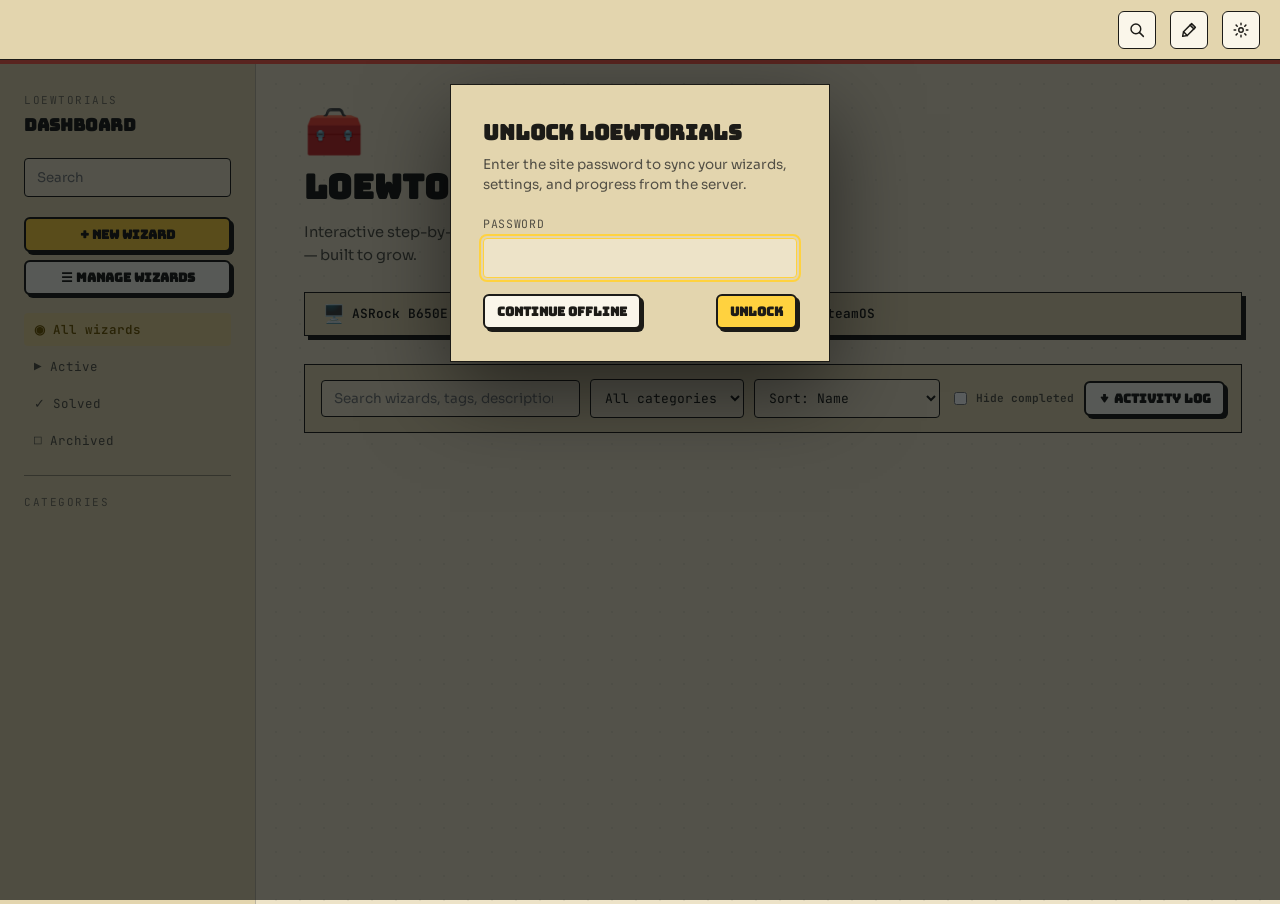
<file: index.html>
<!DOCTYPE html>
<html lang="en">
<head>
<meta charset="UTF-8">
<meta name="viewport" content="width=device-width, initial-scale=1.0">
<title>loewtorials</title>
<link rel="icon" href="favicon.svg?v=2" type="image/svg+xml" sizes="any">
<link rel="icon" href="favicon.png?v=2" type="image/png" sizes="32x32">
<link rel="shortcut icon" href="favicon.ico?v=2" sizes="16x16">
<link rel="mask-icon" href="safari-pinned-tab.svg?v=2" color="#ef4036">
<link rel="apple-touch-icon" href="apple-touch-icon.png?v=2" sizes="180x180">
<link rel="preconnect" href="https://fonts.googleapis.com">
<link href="https://fonts.googleapis.com/css2?family=Bungee&family=Sora:wght@500;600;700;800&family=JetBrains+Mono:wght@500;600&family=Space+Grotesk:wght@600;700;800&family=Space+Mono:wght@400;700&family=Fraunces:opsz,wght@9..144,600;9..144,900&family=Playfair+Display:wght@700;800;900&family=IBM+Plex+Mono:wght@500;600&family=Work+Sans:wght@500;600&family=Inter:wght@500;600&family=Source+Serif+4:opsz,wght@8..60,500;8..60,600&family=Lora:wght@500;600&display=swap" rel="stylesheet">
<link rel="stylesheet" href="assets/styles.css">
<link rel="stylesheet" href="assets/dashboard.css">
<script src="assets/storage.js"></script>
<script src="assets/theme.js"></script>
<script src="assets/modal.js"></script>
<script src="assets/sync.js"></script>
<script>
// Applied before the rest of the page paints, so appearance settings
// (theme/fonts/layout/text-size) don't flash to default first. Full
// logic lives in assets/settings.js, loaded later; this just repeats the
// localStorage read + CSS var writes so it can run this early.
(function(){
  try{
    bootTheme();
    var raw = localStorage.getItem('loewtorials.settings.v1');
    var s = raw ? JSON.parse(raw) : {};
    if (s.textScale) document.documentElement.style.setProperty('--text-scale', String(s.textScale));
  }catch(e){}
})();
</script>
</head>
<body class="dashboard-page">

<div id="appHeaderMount"></div>

<div class="rail-backdrop" id="railBackdrop"></div>

<div class="shell-grid dash-shell" id="dashRoot">
  <aside class="rail" id="rail" aria-label="Dashboard navigation">
    <div class="rail-mobile-header" data-rail-first tabindex="-1">
      <strong>Dashboard menu</strong>
    </div>
    <p class="rail-title">loewtorials</p>
    <p class="rail-sub">Dashboard</p>
    <div class="rail-search">
      <input type="search" id="railSearchInput" placeholder="Search" aria-label="Search guides">
      <div class="rail-search-drop" id="railSearchDrop"></div>
    </div>
    <button class="btn btn-primary btn-sm" id="newWizardBtn" data-close-rail style="width:100%; justify-content:center; margin-bottom:8px;">+ New wizard</button>
    <button class="btn btn-ghost btn-sm" id="manageWizardsBtn" data-close-rail style="width:100%; justify-content:center; margin-bottom:18px;">&#9776; Manage wizards</button>

    <nav class="dash-nav" id="viewTabs" aria-label="Dashboard filters">
      <button data-status="all" class="active">&#9673; All wizards <span class="count" id="countAll"></span></button>
      <button data-status="active">&#9654; Active <span class="count" id="countActive"></span></button>
      <button data-status="solved">&#10003; Solved <span class="count" id="countSolved"></span></button>
      <button data-status="archived">&#9633; Archived <span class="count" id="countArchived"></span></button>
    </nav>

    <div class="rail-divider"></div>
    <p class="rail-title">Categories</p>
    <nav class="dash-nav dash-nav-categories" id="categoryNav" aria-label="Categories"></nav>
  </aside>

  <main class="stage dash-content">
    <div id="appHeroMount"></div>

    <div class="toolbar">
      <input type="search" id="searchInput" placeholder="Search wizards, tags, descriptions&hellip;" aria-label="Search wizards">
      <select id="categorySelect" aria-label="Filter by category"><option value="">All categories</option></select>
      <select id="sortSelect" aria-label="Sort wizards">
        <option value="name">Sort: Name</option>
        <option value="date-desc">Sort: Newest first</option>
        <option value="date-asc">Sort: Oldest first</option>
        <option value="category">Sort: Category</option>
      </select>
      <label class="toolbar-check"><input type="checkbox" id="hideSolvedInput"> Hide completed</label>
      <button class="btn btn-ghost btn-sm" id="downloadLogBtn" title="Download the full activity log across all solved wizards">&darr; Activity log</button>
    </div>

    <div class="wizard-grid" id="wizardGrid"></div>

    <p class="tag" id="hiddenLink" style="display:none; margin-top:20px; cursor:pointer; width:fit-content;"></p>
  </main>
</div>

<!-- ---------------- Manage-wizards modal ---------------- -->
<div class="modal-backdrop hidden" id="manageModal">
  <div class="modal" style="max-width:760px;" role="dialog" aria-modal="true" aria-labelledby="manageModalTitle">
    <button class="modal-close" id="manageModalClose" aria-label="Close">&times;</button>
    <h2 id="manageModalTitle">Manage wizards</h2>
    <p class="hint">Every wizard on this device, including hidden and archived ones — edit, archive, hide, export, or delete from one place.</p>
    <div class="toolbar" style="margin-bottom:16px;">
      <input type="search" id="manageSearchInput" placeholder="Filter by title, category, tag&hellip;" aria-label="Filter managed wizards">
      <select id="manageStatusSelect" aria-label="Filter managed wizards by status">
        <option value="all">All statuses</option>
        <option value="active">Active</option>
        <option value="solved">Solved</option>
        <option value="archived">Archived</option>
        <option value="hidden">Hidden</option>
      </select>
    </div>
    <div id="manageList"></div>
  </div>
</div>

<!-- ---------------- Add-wizard modal ---------------- -->
<div class="modal-backdrop hidden" id="addModal">
  <div class="modal" role="dialog" aria-modal="true" aria-labelledby="addModalTitle">
    <button class="modal-close" id="addModalClose" aria-label="Close">&times;</button>
    <h2 id="addModalTitle">Add a new wizard</h2>
    <p class="hint">Wizards live as plain Markdown files. Upload or paste one or more below, or get one written for you first.</p>

    <div class="add-tabs">
      <button class="active" data-pane="paneUpload">Upload / paste .md</button>
      <button data-pane="paneGenerate">Get one written</button>
    </div>

    <div class="add-pane active" id="paneUpload">
      <div class="dropzone" id="dropzone" role="button" tabindex="0" aria-label="Choose wizard Markdown files">
        Drag one or more <strong>.md</strong> files here, or click to choose them.
        <input type="file" id="mdFileInput" accept=".md,text/markdown,text/plain" multiple style="display:none">
      </div>
      <div class="divider">or paste one</div>
      <div class="field">
        <textarea id="mdPasteArea" placeholder="Paste your wizard Markdown here&hellip;" aria-label="Wizard Markdown"></textarea>
      </div>
      <div id="parseResult"></div>
      <div style="text-align:right; margin-top:16px;">
        <button class="btn btn-primary" id="confirmAddBtn" style="display:none;">Review</button>
      </div>
    </div>

    <div class="add-pane" id="paneReview">
      <p class="hint" style="margin-bottom:16px;">Check how each one will show up on the dashboard. This only changes labels, not the wizard's steps or content.</p>
      <div id="reviewList"></div>
      <div style="display:flex; justify-content:space-between; align-items:center; margin-top:8px;">
        <button class="btn btn-ghost" id="reviewBackBtn">&larr; Back</button>
        <button class="btn btn-primary" id="reviewConfirmBtn">Add to dashboard</button>
      </div>
    </div>

    <div class="add-pane" id="paneGenerate">
      <p class="hint" style="margin-bottom:16px;">
        Don't have a wizard file yet? Download the spec that tells Claude exactly how to write one in the right format, then hand it to a fresh Claude conversation along with what you want the wizard to walk through. When you get the .md back, come here and drop it in the other tab.
      </p>
      <div class="spec-actions">
        <button class="btn btn-ghost" id="downloadSpecBtn">&darr; Download wizard-spec.md</button>
        <button class="btn btn-ghost" id="copyPromptBtn">Copy starter prompt</button>
      </div>
      <div class="divider">open Claude</div>
      <div class="spec-actions">
        <button class="btn btn-choice" id="openDesktopBtn">Open in Claude Desktop app</button>
        <a class="btn btn-ghost" href="https://claude.ai/new" target="_blank" rel="noopener">Open claude.ai in browser</a>
      </div>
      <p class="hint" style="margin-top:14px; margin-bottom:0;">
        The desktop button uses Claude's <code>claude://</code> link and only works if the Claude Desktop app is installed on this device. On phone or in a browser, use "Open claude.ai," then attach the downloaded spec and paste the copied prompt yourself — Anthropic disabled prompt-prefilling on the plain web link for security reasons.
      </p>
    </div>
  </div>
</div>

<!-- ---------------- Edit-details modal ---------------- -->
<div class="modal-backdrop hidden" id="editModal">
  <div class="modal" role="dialog" aria-modal="true" aria-labelledby="editModalTitle">
    <button class="modal-close" id="editModalClose" aria-label="Close">&times;</button>
    <h2 id="editModalTitle">Edit wizard details</h2>
    <p class="hint">Organize how this wizard shows up on the dashboard. This doesn't change its steps.</p>
    <div class="field">
      <label for="editTitleInput">Title</label>
      <input type="text" id="editTitleInput" placeholder="Wizard title">
    </div>
    <div class="field">
      <label for="editCategory">Category</label>
      <input type="text" id="editCategory" placeholder="e.g. Storage &amp; Filesystems">
    </div>
    <div class="field">
      <label for="editTags">Tags (comma separated)</label>
      <input type="text" id="editTags" placeholder="e.g. ntfs, dual-boot, linux">
    </div>
    <div class="field">
      <label for="editDate">Date</label>
      <input type="date" id="editDate">
    </div>
    <div style="display:flex; justify-content:flex-end; gap:10px;">
      <button class="btn btn-ghost" id="editCancel">Cancel</button>
      <button class="btn btn-primary" id="editSave">Save</button>
    </div>
  </div>
</div>

<div class="toast" id="toast"></div>

<script src="assets/md-parser.js"></script>
<script src="assets/settings.js"></script>
<script src="assets/profile.js"></script>
<script src="assets/completion.js"></script>
<script src="assets/header.js"></script>
<script src="assets/motion.js"></script>
<script src="assets/dashboard.js"></script>
</body>
</html>
</file>
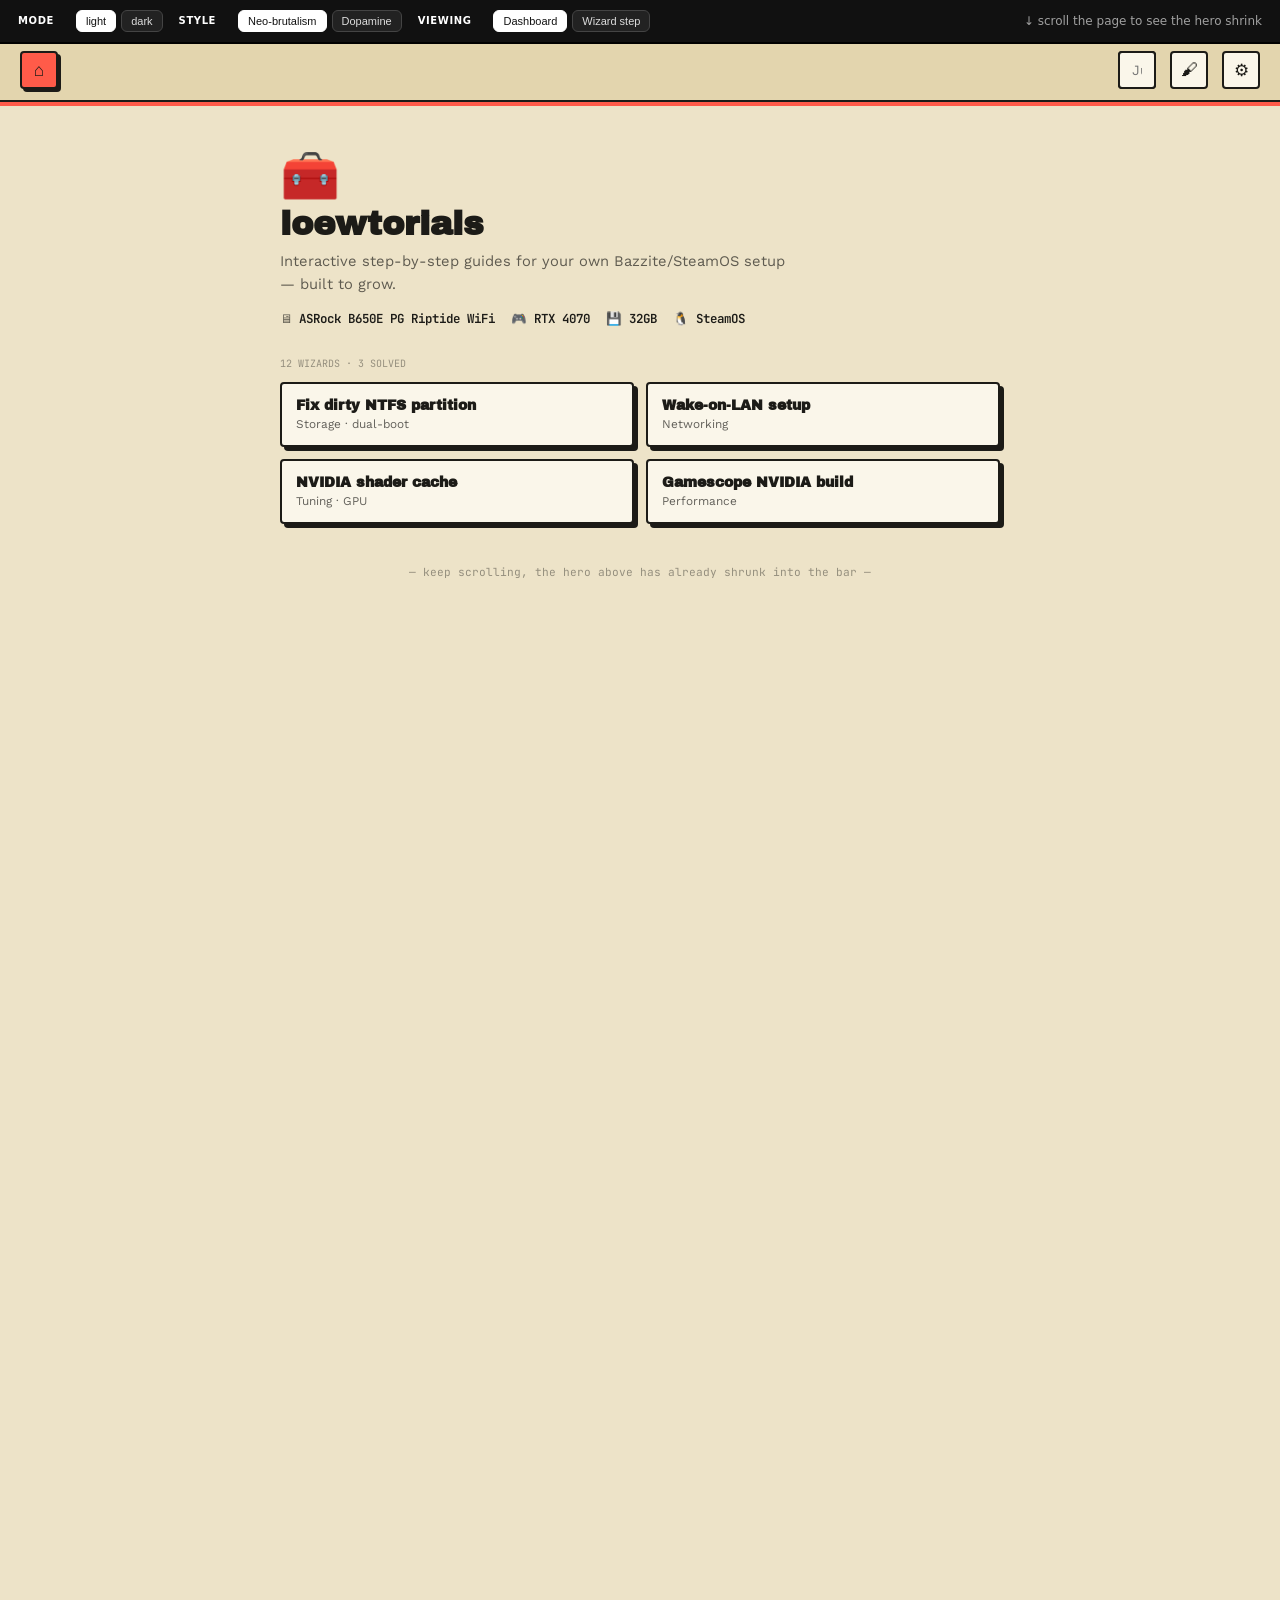
<file: test.html>
<!doctype html>
<html lang="en" data-style="brutal" data-mode="light">
<head>
<meta charset="utf-8">
<title>loewtorials — combined header mockup</title>
<link rel="icon" href="favicon.svg?v=2" type="image/svg+xml" sizes="any">
<link rel="icon" href="favicon.png?v=2" type="image/png" sizes="32x32">
<link rel="shortcut icon" href="favicon.ico?v=2" sizes="16x16">
<link rel="mask-icon" href="safari-pinned-tab.svg?v=2" color="#ef4036">
<link rel="apple-touch-icon" href="apple-touch-icon.png?v=2" sizes="180x180">
<link rel="preconnect" href="https://fonts.googleapis.com">
<link href="https://fonts.googleapis.com/css2?family=Archivo+Black&family=Work+Sans:wght@500;600&family=JetBrains+Mono:wght@500;600&display=swap" rel="stylesheet">
<style>
:root{
  --bg:#EDE3C8; --panel:#E3D5AE; --surf:#FAF6EA; --surft:#1C1B17; --border:#1C1B17; --tx:#1C1B17;
  --a1:#FFD23F; --a1t:#1C1B17; --a2:#7FE0E8; --a2t:#1C1B17; --a3:#FF5B49; --a3t:#1C1B17;
  --f-display:'Archivo Black',sans-serif; --f-body:'Work Sans',sans-serif; --f-mono:'JetBrains Mono',monospace;
  --tx-muted:color-mix(in srgb, var(--tx) 68%, var(--bg));
  --tx-faint:color-mix(in srgb, var(--tx) 42%, var(--bg));
  --surft-muted:color-mix(in srgb, var(--surft) 68%, var(--surf));
  --a1-dim:color-mix(in srgb, var(--a1) 20%, transparent);
  --a3-dim:color-mix(in srgb, var(--a3) 20%, transparent);
}
[data-mode="dark"]{ --bg:#171310; --panel:#221C15; --surf:#2C2419; --surft:#F3EBDA; --border:#F3EBDA; --tx:#F3EBDA; }
[data-style="brutal"]{ --radius:4px; --border-w:2px; }
[data-style="dopamine"]{ --radius:18px; --border-w:0px; }
*{ box-sizing:border-box; }
html{ scroll-behavior:smooth; }
body{ margin:0; font-family:var(--f-body); background:var(--bg); color:var(--tx); min-height:220vh; transition:background .15s ease, color .15s ease; }

/* ---------- sandbox controls ---------- */
.controls{
  position:fixed; top:0; left:0; right:0; z-index:200; background:#111; color:#ddd; padding:10px 18px;
  display:flex; gap:16px; flex-wrap:wrap; align-items:center; font:12px/1.4 system-ui, sans-serif;
  border-bottom:2px solid #000;
}
.controls b{ color:#fff; font-size:10px; text-transform:uppercase; letter-spacing:.06em; margin-right:6px; }
.controls button{ background:#222; color:#ddd; border:1px solid #444; border-radius:6px; padding:4px 9px; cursor:pointer; font-size:11px; }
.controls button.active{ background:#fff; color:#111; border-color:#fff; }
.controls .grp{ display:flex; gap:5px; align-items:center; }
.page-push{ height:40px; } /* clears the fixed sandbox bar */

/* ---------- sticky utility bar (always present) ---------- */
.utility{
  position:sticky; top:40px; z-index:100; background:var(--panel); border-bottom:var(--border-w) solid var(--border);
  padding:11px 20px; display:flex; align-items:center; gap:14px;
}
[data-style="dopamine"] .utility{ border-bottom:none; }

.home-btn{
  flex:none; width:38px; height:38px; border-radius:var(--radius); border:var(--border-w) solid var(--border);
  background:var(--a3); color:var(--a3t); display:flex; align-items:center; justify-content:center; cursor:pointer; font-size:1.1rem;
}
[data-style="brutal"] .home-btn{ box-shadow:3px 3px 0 var(--border); }
[data-style="dopamine"] .home-btn{ border:none; box-shadow:none; }

/* the mini brand: no background, ever — crossfades in as the big hero shrinks away */
.mini-brand{ display:flex; align-items:center; gap:8px; opacity:0; transform:translateY(4px); transition:opacity .25s ease, transform .25s ease; pointer-events:none; }
.mini-brand .mark{ font-size:1.3rem; line-height:1; }
.mini-brand .word{ font-family:var(--f-display); font-size:0.95rem; white-space:nowrap; }
body.scrolled .mini-brand{ opacity:1; transform:translateY(0); }

.spacer{ flex:1 1 auto; }

/* search: icon by default, grows into a pill with a dropdown */
.search{ position:relative; flex:none; }
.search-btn{
  width:38px; height:38px; border-radius:var(--radius); border:var(--border-w) solid var(--border); background:var(--surf); color:var(--surft);
  display:flex; align-items:center; justify-content:center; cursor:pointer; font-size:1rem;
}
[data-style="dopamine"] .search-btn{ border:none; }
.search-box{
  position:absolute; right:0; top:0; height:38px; width:38px; overflow:hidden;
  background:var(--surf); border:var(--border-w) solid var(--border); border-radius:var(--radius);
  transition:width .22s ease; display:flex; align-items:center;
}
[data-style="dopamine"] .search-box{ border:none; }
.search.open .search-box{ width:280px; }
.search.open .search-btn{ display:none; }
.search-box input{
  width:100%; height:100%; border:none; background:transparent; color:var(--surft); font-family:var(--f-mono); font-size:0.8rem;
  padding:0 12px; outline:none;
}
.search-close{ display:none; background:none; border:none; color:var(--surft-muted); cursor:pointer; padding:0 10px; font-size:1rem; }
.search.open .search-close{ display:block; }
.search-drop{
  position:absolute; top:44px; right:0; width:280px; background:var(--surf); border:var(--border-w) solid var(--border);
  border-radius:var(--radius); padding:6px; display:none; max-height:220px; overflow:auto; z-index:10;
}
[data-style="brutal"] .search-drop{ box-shadow:5px 5px 0 var(--border); }
[data-style="dopamine"] .search-drop{ border:none; box-shadow:0 14px 30px rgba(0,0,0,0.25); }
.search.open .search-drop{ display:block; }
.search-item{ padding:8px 10px; border-radius:6px; font-size:0.78rem; cursor:pointer; color:var(--surft-muted); }
.search-item:hover, .search-item.match{ background:var(--a3-dim); color:var(--surft); }
.search-empty{ padding:8px 10px; font-size:0.75rem; color:var(--tx-faint); }

.icon-btn{
  flex:none; width:38px; height:38px; border-radius:var(--radius); border:var(--border-w) solid var(--border);
  background:var(--surf); color:var(--surft); display:flex; align-items:center; justify-content:center; cursor:pointer; font-size:1.05rem;
}
[data-style="dopamine"] .icon-btn{ border:none; }

/* ---------- the big hero — shrinks away on scroll, never gets a bg box on its emoji ---------- */
.hero{
  padding:46px 20px 30px; max-width:760px; margin:0 auto; text-align:left;
  overflow:hidden; transition:max-height .3s ease, opacity .25s ease, padding .3s ease;
  max-height:340px; opacity:1;
}
body.scrolled .hero{ max-height:0; opacity:0; padding-top:0; padding-bottom:0; }
.hero .mark{ font-size:3rem; line-height:1; margin:0 0 6px; }
.hero h1{ font-family:var(--f-display); font-size:2.1rem; margin:0 0 8px; }
.hero .tagline{ font-size:0.92rem; color:var(--tx-muted); margin:0 0 14px; max-width:520px; line-height:1.55; }
.hero .specs-text{ font-family:var(--f-mono); font-size:0.78rem; color:var(--tx-muted); display:flex; gap:16px; flex-wrap:wrap; }
.hero .specs-text b{ color:var(--tx); font-weight:600; }

.a3-stripe{ height:4px; background:var(--a3); }

/* ---------- popovers ---------- */
.pop-anchor{ position:relative; }
.pop{
  position:absolute; top:46px; right:0; width:220px; background:var(--surf); color:var(--surft);
  border:var(--border-w) solid var(--border); border-radius:var(--radius); padding:14px; display:none; z-index:20;
}
[data-style="brutal"] .pop{ box-shadow:5px 5px 0 var(--border); }
[data-style="dopamine"] .pop{ border:none; box-shadow:0 14px 30px rgba(0,0,0,0.25); }
.pop-anchor.open .pop{ display:block; }
.pop h5{ margin:0 0 9px; font-family:var(--f-mono); font-size:0.65rem; text-transform:uppercase; letter-spacing:.05em; color:var(--surft-muted); }
.toggle-row{ display:flex; gap:5px; flex-wrap:wrap; margin-bottom:10px; }
.toggle-row button{
  font-family:var(--f-mono); font-size:0.65rem; padding:5px 9px; border-radius:var(--radius);
  background:var(--panel); border:var(--border-w) solid var(--border); color:var(--surft-muted); cursor:pointer;
}
.toggle-row button.on{ background:var(--a1); color:var(--a1t); border-color:var(--a1); }
.pop input[type=range]{ width:100%; margin-bottom:10px; }

/* ---------- page content beneath ---------- */
.content{ max-width:760px; margin:0 auto; padding:0 20px 120px; }
.content .tag{ font-family:var(--f-mono); font-size:0.63rem; text-transform:uppercase; color:var(--tx-faint); margin:0 0 12px; }
.grid-mock{ display:grid; grid-template-columns:repeat(2,1fr); gap:12px; }
.card-mock{ background:var(--surf); color:var(--surft); border:var(--border-w) solid var(--border); border-radius:var(--radius); padding:14px; }
[data-style="brutal"] .card-mock{ box-shadow:4px 4px 0 var(--border); }
[data-style="dopamine"] .card-mock{ border:none; box-shadow:none; }
.card-mock h4{ font-family:var(--f-display); font-size:0.88rem; margin:0 0 4px; }
.card-mock p{ font-size:0.74rem; color:var(--surft-muted); margin:0; }
.step-mock{ background:var(--surf); color:var(--surft); border:var(--border-w) solid var(--border); border-radius:var(--radius); padding:20px 22px; }
[data-style="brutal"] .step-mock{ box-shadow:5px 5px 0 var(--border); }
[data-style="dopamine"] .step-mock, [data-style="dopamine"] .step-mock .go{ border:none; box-shadow:none; }
.step-mock .kick{ font-family:var(--f-mono); font-size:0.68rem; color:var(--surft-muted); margin:0 0 8px; }
.step-mock h3{ font-family:var(--f-display); font-size:1.2rem; margin:0 0 10px; }
.step-mock p{ font-size:0.84rem; line-height:1.55; margin:0 0 14px; color:var(--surft-muted); }
.step-mock .go{ background:var(--a1); color:var(--a1t); border:var(--border-w) solid var(--border); border-radius:var(--radius); padding:9px 18px; font-size:0.8rem; font-family:var(--f-mono); }
[data-style="brutal"] .step-mock .go{ box-shadow:3px 3px 0 var(--border); }
.scroll-hint{ text-align:center; font-family:var(--f-mono); font-size:0.7rem; color:var(--tx-faint); padding:30px 0 0; }
</style>
</head>
<body>

<div class="controls">
  <b>Mode</b>
  <div class="grp" id="modeBtns"></div>
  <b>Style</b>
  <div class="grp" id="styleBtns"></div>
  <b>Viewing</b>
  <div class="grp" id="viewBtns"></div>
  <span style="margin-left:auto; opacity:.7;">↓ scroll the page to see the hero shrink</span>
</div>
<div class="page-push"></div>

<header class="utility">
  <button class="home-btn" title="Home">⌂</button>
  <div class="mini-brand"><span class="mark">🧰</span><span class="word">loewtorials</span></div>
  <div class="spacer"></div>

  <div class="search" id="search">
    <button class="search-btn" id="searchOpenBtn" title="Search wizards">🔍</button>
    <div class="search-box">
      <input type="text" id="searchInput" placeholder="Jump to a wizard…">
      <button class="search-close" id="searchCloseBtn">✕</button>
    </div>
    <div class="search-drop" id="searchDrop"></div>
  </div>

  <div class="pop-anchor" id="paintPop">
    <button class="icon-btn" id="paintBtn" title="Theme">🖌</button>
    <div class="pop">
      <h5>Style</h5>
      <div class="toggle-row"><button class="on">Neo-brutalism</button><button>Dopamine</button></div>
      <h5>Color theme</h5>
      <div class="toggle-row"><button class="on">Cream</button><button>Neon Cobalt</button><button>Greige</button><button>Mono</button></div>
      <h5>Mode</h5>
      <div class="toggle-row"><button class="on">Light</button><button>Dark</button></div>
    </div>
  </div>

  <div class="pop-anchor" id="gearPop">
    <button class="icon-btn" id="gearBtn" title="Settings">⚙</button>
    <div class="pop">
      <h5>Background</h5>
      <div class="toggle-row"><button class="on">Dot grid</button><button>Solid</button></div>
      <h5>Content width</h5>
      <input type="range" min="860" max="1800" value="1180">
      <h5>Text size</h5>
      <input type="range" min="85" max="130" value="100">
    </div>
  </div>
</header>

<div class="a3-stripe"></div>

<section class="hero">
  <div class="mark">🧰</div>
  <h1>loewtorials</h1>
  <p class="tagline">Interactive step-by-step guides for your own Bazzite/SteamOS setup — built to grow.</p>
  <div class="specs-text">
    <span>🖥 <b>ASRock B650E PG Riptide WiFi</b></span>
    <span>🎮 <b>RTX 4070</b></span>
    <span>💾 <b>32GB</b></span>
    <span>🐧 <b>SteamOS</b></span>
  </div>
</section>

<div class="content" id="dashboardView">
  <p class="tag">12 wizards · 3 solved</p>
  <div class="grid-mock">
    <div class="card-mock"><h4>Fix dirty NTFS partition</h4><p>Storage · dual-boot</p></div>
    <div class="card-mock"><h4>Wake-on-LAN setup</h4><p>Networking</p></div>
    <div class="card-mock"><h4>NVIDIA shader cache</h4><p>Tuning · GPU</p></div>
    <div class="card-mock"><h4>Gamescope NVIDIA build</h4><p>Performance</p></div>
  </div>
  <p class="scroll-hint">— keep scrolling, the hero above has already shrunk into the bar —</p>
</div>

<div class="content" id="wizardView" style="display:none;">
  <div class="step-mock">
    <p class="kick">Step 3 of 7 · Unmount the partition</p>
    <h3>Force an NTFS consistency check</h3>
    <p>Run ntfsfix against the affected partition before Windows gets a chance to remount it dirty again.</p>
    <button class="go">Next step →</button>
  </div>
  <p class="scroll-hint">— the header behaves identically here: full hero on load, shrinks on scroll —</p>
</div>

<script>
const WIZARDS = ['Fix dirty NTFS partition','Wake-on-LAN setup','NVIDIA shader cache','Gamescope NVIDIA build','CachyOS + Hyprland migration','RAID storage pool'];

document.body.dataset.style = 'brutal';
document.documentElement.dataset.mode = 'light';

function renderDrop(filter){
  const drop = document.getElementById('searchDrop');
  const q = (filter || '').toLowerCase();
  const matches = WIZARDS.filter(w => w.toLowerCase().includes(q));
  drop.innerHTML = matches.length
    ? matches.map(w => '<div class="search-item' + (q && w.toLowerCase().startsWith(q) ? ' match' : '') + '">' + w + '</div>').join('')
    : '<div class="search-empty">No matching wizards</div>';
}
renderDrop('');

const search = document.getElementById('search');
document.getElementById('searchOpenBtn').addEventListener('click', () => {
  search.classList.add('open');
  setTimeout(() => document.getElementById('searchInput').focus(), 50);
});
document.getElementById('searchCloseBtn').addEventListener('click', () => {
  search.classList.remove('open');
  document.getElementById('searchInput').value = '';
  renderDrop('');
});
document.getElementById('searchInput').addEventListener('input', e => renderDrop(e.target.value));
document.addEventListener('keydown', e => { if (e.key === 'Escape') { search.classList.remove('open'); } });

function wirePop(anchorId, btnId){
  const anchor = document.getElementById(anchorId);
  document.getElementById(btnId).addEventListener('click', e => {
    e.stopPropagation();
    const willOpen = !anchor.classList.contains('open');
    document.querySelectorAll('.pop-anchor.open').forEach(a => a.classList.remove('open'));
    if (willOpen) anchor.classList.add('open');
  });
}
wirePop('paintPop','paintBtn');
wirePop('gearPop','gearBtn');
document.addEventListener('click', () => {
  document.querySelectorAll('.pop-anchor.open').forEach(a => a.classList.remove('open'));
  if (!document.getElementById('searchInput').matches(':focus')) search.classList.remove('open');
});
document.querySelectorAll('.pop').forEach(p => p.addEventListener('click', e => e.stopPropagation()));

window.addEventListener('scroll', () => {
  document.body.classList.toggle('scrolled', window.scrollY > 70);
});

function setActive(groupId, id){
  document.querySelectorAll('#'+groupId+' button').forEach(b => b.classList.toggle('active', b.dataset.id === id));
}
document.getElementById('modeBtns').innerHTML = ['light','dark'].map(m => '<button data-id="'+m+'" class="'+(m==='light'?'active':'')+'">'+m+'</button>').join('');
document.getElementById('modeBtns').addEventListener('click', e => {
  const b = e.target.closest('button'); if(!b) return;
  document.documentElement.dataset.mode = b.dataset.id; setActive('modeBtns', b.dataset.id);
});
document.getElementById('styleBtns').innerHTML = [['brutal','Neo-brutalism'],['dopamine','Dopamine']].map(([id,l]) => '<button data-id="'+id+'" class="'+(id==='brutal'?'active':'')+'">'+l+'</button>').join('');
document.getElementById('styleBtns').addEventListener('click', e => {
  const b = e.target.closest('button'); if(!b) return;
  document.body.dataset.style = b.dataset.id; setActive('styleBtns', b.dataset.id);
});
document.getElementById('viewBtns').innerHTML = [['dashboard','Dashboard'],['wizard','Wizard step']].map(([id,l]) => '<button data-id="'+id+'" class="'+(id==='dashboard'?'active':'')+'">'+l+'</button>').join('');
document.getElementById('viewBtns').addEventListener('click', e => {
  const b = e.target.closest('button'); if(!b) return;
  setActive('viewBtns', b.dataset.id);
  document.getElementById('dashboardView').style.display = b.dataset.id === 'dashboard' ? '' : 'none';
  document.getElementById('wizardView').style.display = b.dataset.id === 'wizard' ? '' : 'none';
});
</script>
</body>
</html>
</file>
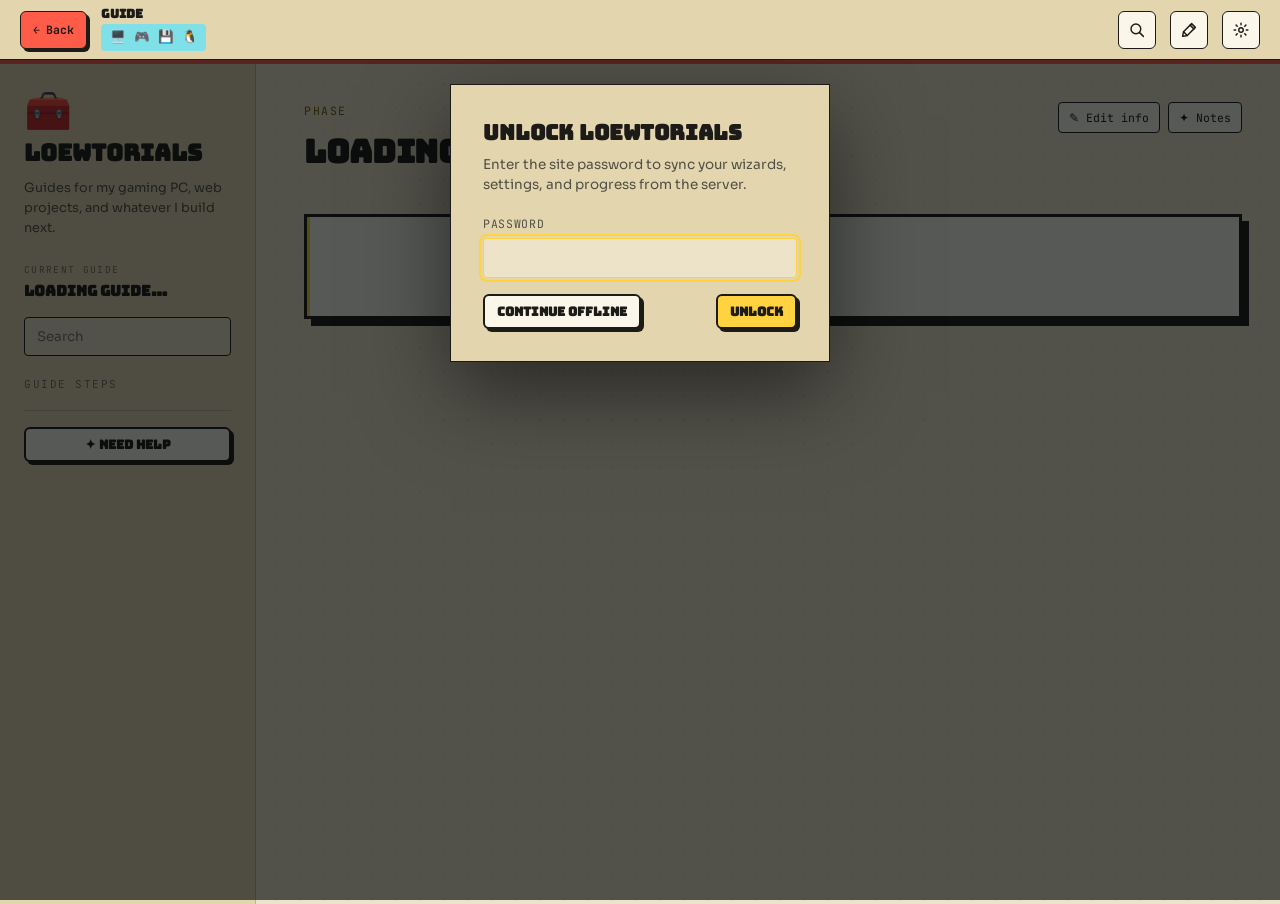
<file: wizard.html>
<!DOCTYPE html>
<html lang="en">
<head>
<meta charset="UTF-8">
<meta name="viewport" content="width=device-width, initial-scale=1.0">
<title>loewtorials</title>
<link rel="icon" href="favicon.svg?v=2" type="image/svg+xml" sizes="any">
<link rel="icon" href="favicon.png?v=2" type="image/png" sizes="32x32">
<link rel="shortcut icon" href="favicon.ico?v=2" sizes="16x16">
<link rel="mask-icon" href="safari-pinned-tab.svg?v=2" color="#ef4036">
<link rel="apple-touch-icon" href="apple-touch-icon.png?v=2" sizes="180x180">
<link rel="preconnect" href="https://fonts.googleapis.com">
<link href="https://fonts.googleapis.com/css2?family=Bungee&family=Sora:wght@500;600;700;800&family=JetBrains+Mono:wght@500;600&family=Space+Grotesk:wght@600;700;800&family=Space+Mono:wght@400;700&family=Fraunces:opsz,wght@9..144,600;9..144,900&family=Playfair+Display:wght@700;800;900&family=IBM+Plex+Mono:wght@500;600&family=Work+Sans:wght@500;600&family=Inter:wght@500;600&family=Source+Serif+4:opsz,wght@8..60,500;8..60,600&family=Lora:wght@500;600&display=swap" rel="stylesheet">
<link rel="stylesheet" href="assets/styles.css">
<link rel="stylesheet" href="assets/wizard.css">
<script src="assets/storage.js"></script>
<script src="assets/theme.js"></script>
<script src="assets/modal.js"></script>
<script src="assets/sync.js"></script>
<script>
// See index.html for why this runs this early — avoids a flash of
// default theme/layout before assets/settings.js takes over.
(function(){
  try{
    bootTheme();
    var raw = localStorage.getItem('loewtorials.settings.v1');
    var s = raw ? JSON.parse(raw) : {};
    if (s.textScale) document.documentElement.style.setProperty('--text-scale', String(s.textScale));
  }catch(e){}
})();
</script>
</head>
<body class="guide-page">

<div id="appHeaderMount"></div>

<div class="rail-backdrop" id="railBackdrop"></div>

<div class="shell-grid app" id="wizardRoot">
  <aside class="rail" id="rail" aria-label="Wizard map">
    <div class="rail-mobile-header">
      <a class="rail-home-mobile" href="index.html" data-rail-first data-close-rail>&#8962; Back home</a>
    </div>
    <div id="railHeroMount"></div>
    <div class="rail-guide-info">
      <p class="rail-title">Current guide</p>
      <h1 class="rail-guide-title" id="railGuideTitle">Loading guide&hellip;</h1>
      <p class="rail-guide-subtitle" id="railGuideSubtitle"></p>
      <p class="rail-guide-description" id="railGuideDescription"></p>
    </div>
    <div class="rail-search">
      <input type="search" id="railSearchInput" placeholder="Search" aria-label="Search guides">
      <div class="rail-search-drop" id="railSearchDrop"></div>
    </div>
    <p class="rail-title rail-nav-title" id="railTitle">Guide steps</p>
    <div data-w="railContent"></div>
    <div class="rail-actions">
      <button class="btn btn-ghost btn-sm rail-action-mobile" id="editGuideMobile" data-close-rail>&#9998; Edit info</button>
      <button class="btn btn-ghost btn-sm rail-action-mobile" id="openNotesMobile" data-close-rail>&#10022; Notes</button>
      <button class="btn btn-ghost btn-sm" id="openHelpDesktop" data-close-rail>&#10022; Need help</button>
      <button class="btn btn-primary btn-sm" id="markSolvedBtn" data-close-rail style="display:none;">&#10003; Mark solved / finished</button>
    </div>
  </aside>

  <main class="stage">
    <div class="stage-top">
      <div class="guide-heading">
        <p class="eyebrow" data-w="phaseEyebrow">Phase</p>
        <h1 class="page-title" id="pageTitle">Loading guide&hellip;</h1>
        <p class="page-subtitle" id="pageSubtitle"></p>
        <p class="page-sub" id="pageSub"></p>
        <div class="view-toggle-row stage-view-toggle" id="viewToggleRow" style="display:none;">
          <p class="rail-title">Reading mode</p>
          <div class="view-toggle" id="viewToggle">
            <button type="button" data-view="wizard">&#9776; Guided</button>
            <button type="button" data-view="article">&para; Article</button>
          </div>
        </div>
      </div>
      <div class="util-row">
        <button class="icon-btn" id="editGuideBtn">&#9998; Edit info</button>
        <button class="icon-btn" id="openNotesDesktop">&#10022; Notes</button>
      </div>
    </div>

    <div id="confidenceBanner"></div>
    <div class="step-card load-state" data-w="stepCard">Loading&hellip;</div>

    <div class="reset-row"><button id="resetBtn" style="display:none">&#8635; Restart this guide</button></div>
  </main>
</div>

<button class="back-to-top" id="backToTop" type="button">&uarr; Back to top</button>
<div class="pull-refresh" id="pullRefresh" aria-hidden="true"><span>&#8635;</span> Pull to refresh</div>

<div class="notes-drawer" id="notesDrawer" role="dialog" aria-modal="false" aria-label="Notes" aria-hidden="true" inert>
  <h3>Notes</h3>
  <p>Jot down anything worth remembering as you go. Nothing here is saved after you close the tab.</p>
  <textarea id="notesArea" placeholder="Notes..."></textarea>
  <button class="btn btn-back close-notes" id="closeNotes">&times; Close</button>
</div>

<div class="toast" id="toast"></div>

<script src="assets/settings.js"></script>
<script src="assets/profile.js"></script>
<script src="assets/completion.js"></script>
<script src="assets/header.js"></script>
<script src="assets/motion.js"></script>
<script src="assets/wizard-engine.js"></script>
<script src="assets/help.js"></script>
<script>
(async function () {
  await ensureSynced();
  bootAppearance();
  applyTheme(Storage.getThemePrefs()); // re-apply in case hydration pulled in a different theme from another device

  const params = new URLSearchParams(location.search);
  const id = params.get('id');
  const startStep = params.get('step');
  const stepCard = document.querySelector('[data-w="stepCard"]');

  window.showToast = function (msg, isError) {
    const toast = document.getElementById('toast');
    toast.textContent = msg;
    toast.className = 'toast show' + (isError ? ' error' : '');
    setTimeout(() => { toast.className = 'toast'; }, 2600);
  };

  function showError(msg) {
    stepCard.className = 'step-card load-state error';
    stepCard.textContent = msg;
    document.getElementById('pageTitle').textContent = 'Guide not found';
    document.getElementById('pageSubtitle').textContent = '';
    document.getElementById('pageSub').textContent = '';
    document.getElementById('railGuideTitle').textContent = 'Guide not found';
    document.getElementById('railGuideSubtitle').textContent = '';
    document.getElementById('railGuideDescription').textContent = '';
  }

  if (!id) { showError('No wizard id given. Go back to the dashboard and pick a wizard.'); return; }

  let manifestWizards = [];
  fetch('wizards/manifest.json')
    .then(r => r.json())
    .then(manifest => {
      manifestWizards = manifest.wizards || [];
      return Storage.loadWizardData(id, manifestWizards);
    })
    .then(wizard => {
      if (!wizard || !wizard.steps || !wizard.start) throw new Error('This wizard\'s data looks incomplete (missing steps or a start step).');

      document.title = wizard.title + ' \u2014 loewtorials';
      document.getElementById('railTitle').textContent = modeLabelForKind(wizard.kind);
      document.getElementById('railGuideTitle').textContent = wizard.title;
      document.getElementById('railGuideSubtitle').textContent = wizard.subtitle || '';
      document.getElementById('railGuideDescription').textContent = wizard.description || '';
      document.getElementById('pageTitle').textContent = wizard.title;
      document.getElementById('pageSubtitle').textContent = wizard.subtitle || '';
      document.getElementById('pageSub').textContent = wizard.description || '';
      const compactTitle = document.getElementById('hdrGuideTitle');
      if (compactTitle) compactTitle.textContent = wizard.title;

      const refIndex = Storage.buildRefIndex(manifestWizards);
      const root = document.getElementById('wizardRoot');
      const profile = Storage.getProfile();

      // ---- which view: ?view= param (one-time) > saved per-wizard default > this wizard's own suggestion > 'article' ----
      const queryView = params.get('view');
      const savedDefault = (Storage.getOverrides()[id] || {}).defaultView || wizard.defaultView;
      let mode = (queryView === 'article' || queryView === 'wizard') ? queryView : (savedDefault || wizard.suggestedView || 'article');
      if (mode !== 'article' && mode !== 'wizard') mode = 'article';
      const savedDefaultRef = { value: savedDefault };

      function modeLabelForKind(kind) { return kind === 'article' ? 'Article sections' : 'Guide steps'; }

      const toggleRow = document.getElementById('viewToggleRow');
      const toggleEl = document.getElementById('viewToggle');
      const bannerEl = document.getElementById('confidenceBanner');
      const resetBtn = document.getElementById('resetBtn');
      const solvedBtn = document.getElementById('markSolvedBtn');
      toggleRow.style.display = '';

      let engine;

      function renderBanner() {
        const showBanner = wizard.confidence === 'low' && mode === 'wizard';
        if (!showBanner) { bannerEl.innerHTML = ''; return; }
        const notes = (wizard.confidenceNotes || []).slice(0, 4);
        bannerEl.innerHTML = `<div class="confidence-banner">
          <span class="icon">&#9888;</span>
          <div>
            <h4>This wizard was auto-converted from a plain document</h4>
            ${notes.length ? '<ul>' + notes.map(n => `<li>${escapeHtmlLocal(n)}</li>`).join('') + '</ul>' : '<p style="margin:4px 0 10px; font-size:0.8125rem; color:var(--tx-muted);">The step structure may not be quite right.</p>'}
            <div class="actions">
              <button type="button" class="btn btn-sm btn-primary" id="bannerSwitchBtn">Switch to Article view</button>
            </div>
          </div>
        </div>`;
        const btn = document.getElementById('bannerSwitchBtn');
        if (btn) btn.addEventListener('click', () => setMode('article'));
      }

      function escapeHtmlLocal(str) { return String(str).replace(/&/g, '&amp;').replace(/</g, '&lt;').replace(/>/g, '&gt;'); }

      function updateToggleUi() {
        toggleEl.querySelectorAll('button').forEach(b => b.classList.toggle('active', b.getAttribute('data-view') === mode));
      }

      function setMode(newMode) {
        mode = newMode;
        root.dataset.viewMode = mode;
        const url = new URL(location.href);
        url.searchParams.set('view', mode);
        history.replaceState(null, '', url);
        renderBanner();
        updateToggleUi();
        mountEngine();
      }

      function mountEngine() {
        root.dataset.viewMode = mode;
        const paint = () => {
          resetBtn.style.display = mode === 'wizard' ? '' : 'none';
          if (mode === 'article') {
            engine = renderArticleView(root, wizard, { profile });
            engine.render();
          } else {
            engine = createWizardEngine(root, wizard, {
              startAt: startStep,
              currentWizardId: id,
              resolveRef: filename => Storage.resolveRef(refIndex, filename),
              loadWizard: wizardId => Storage.loadWizardData(wizardId, manifestWizards),
              profile
            });
            engine.render();
          }
        };
        paint();
      }

      toggleEl.querySelectorAll('button').forEach(b => {
        b.addEventListener('click', () => { if (b.getAttribute('data-view') !== mode) setMode(b.getAttribute('data-view')); });
      });
      function openEditInfo() {
        const existing = document.getElementById('guide-edit-backdrop');
        if (existing) {
          if (window.ModalFocus) ModalFocus.deactivate(existing);
          existing.remove();
        }
        const meta = Object.assign({}, wizard, Storage.getOverrides()[id] || {});
        const reports = Storage.getCompletionsFor(id);
        const latestReport = reports.length ? reports[reports.length - 1] : null;
        const wrap = document.createElement('div');
        wrap.innerHTML = `<div class="modal-backdrop" id="guide-edit-backdrop"><div class="modal" role="dialog" aria-modal="true" aria-labelledby="guide-edit-title-label">
          <button class="modal-close" type="button" aria-label="Close">&times;</button>
          <h2 id="guide-edit-title-label">Edit info</h2><p class="hint">Update how this guide appears. Content and steps are unchanged.</p>
          <div class="field"><label for="guide-edit-title">Title</label><input type="text" id="guide-edit-title"></div>
          <div class="field"><label for="guide-edit-category">Category</label><input type="text" id="guide-edit-category"></div>
          <div class="field"><label for="guide-edit-tags">Tags</label><input type="text" id="guide-edit-tags"></div>
          <div class="field"><label id="guide-edit-default-label">Default reading mode</label><div class="view-toggle edit-default-view-toggle" id="guide-edit-default" role="group" aria-labelledby="guide-edit-default-label"><button type="button" data-default-view="wizard">&#9776; Guided</button><button type="button" data-default-view="article">&para; Article</button></div><p class="field-help">Choose which reading mode opens first for this guide.</p></div>
          ${latestReport ? '<div class="field"><label>Latest saved report</label><div class="spec-actions"><button class="btn btn-ghost btn-sm" id="guide-report-copy" type="button">&#10697; Copy summary</button><button class="btn btn-ghost btn-sm" id="guide-report-download" type="button">&darr; Download .md</button></div></div>' : ''}
          <div class="spec-actions"><button class="btn btn-ghost" data-close type="button">&times; Cancel</button><button class="btn btn-primary" id="guide-edit-save" type="button">&#10003; Save</button></div>
        </div></div>`;
        document.body.appendChild(wrap.firstElementChild);
        const backdrop = document.getElementById('guide-edit-backdrop');
        document.getElementById('guide-edit-title').value = meta.title || '';
        document.getElementById('guide-edit-category').value = meta.category || '';
        document.getElementById('guide-edit-tags').value = (meta.tags || []).join(', ');
        let editDefaultView = savedDefaultRef.value || wizard.defaultView || 'wizard';
        const defaultViewToggle = document.getElementById('guide-edit-default');
        const paintDefaultView = () => defaultViewToggle.querySelectorAll('button').forEach(button => {
          const active = button.dataset.defaultView === editDefaultView;
          button.classList.toggle('active', active);
          button.setAttribute('aria-pressed', String(active));
        });
        defaultViewToggle.querySelectorAll('button').forEach(button => button.onclick = () => {
          editDefaultView = button.dataset.defaultView;
          paintDefaultView();
        });
        paintDefaultView();
        if (latestReport) {
          document.getElementById('guide-report-copy').onclick = () => navigator.clipboard.writeText(latestReport.generatedMd || generateCompletionMd(wizard.title, latestReport)).then(() => showToast('Summary copied.'));
          document.getElementById('guide-report-download').onclick = () => Storage.downloadText(id + '-report-' + latestReport.date + '.md', latestReport.generatedMd || generateCompletionMd(wizard.title, latestReport));
        }
        const close = () => {
          if (window.ModalFocus) ModalFocus.deactivate(backdrop);
          backdrop.remove();
        };
        backdrop.querySelector('.modal-close').onclick = close;
        backdrop.querySelector('[data-close]').onclick = close;
        backdrop.onclick = e => { if (e.target === backdrop) close(); };
        document.getElementById('guide-edit-save').onclick = () => {
          const title = document.getElementById('guide-edit-title').value.trim();
          if (!title) return showToast('Title cannot be empty.', true);
          const patch = {
            title,
            category: document.getElementById('guide-edit-category').value.trim() || 'Uncategorized',
            tags: document.getElementById('guide-edit-tags').value.split(',').map(t => t.trim()).filter(Boolean)
          };
          patch.defaultView = editDefaultView;
          Storage.setOverride(id, patch);
          savedDefaultRef.value = patch.defaultView || null;
          document.getElementById('railGuideTitle').textContent = title;
          document.getElementById('pageTitle').textContent = title;
          const compactTitle = document.getElementById('hdrGuideTitle');
          if (compactTitle) compactTitle.textContent = title;
          close(); showToast('Guide info saved.');
        };
        if (window.ModalFocus) ModalFocus.activate(backdrop, { onEscape: close, initialFocus: '#guide-edit-title', returnFocus: '#hdrRailBtn' });
      }
      document.getElementById('editGuideBtn').addEventListener('click', openEditInfo);
      document.getElementById('editGuideMobile').addEventListener('click', openEditInfo);

      renderBanner();
      updateToggleUi();
      mountEngine();

      resetBtn.addEventListener('click', () => { if (engine.resetAll) engine.resetAll(); });

      solvedBtn.style.display = '';
      solvedBtn.addEventListener('click', () => {
        initCompletionModal({
          id,
          title: wizard.title,
          steps: wizard.steps,
          getHistory: () => engine.history ? engine.history.concat([engine.currentId]) : (engine.getHistory ? engine.getHistory() : []),
          getChecked: () => engine.getChecked()
        });
      });
      window.onCompletionSaved = () => { solvedBtn.textContent = '\u2713 Solved \u2014 mark again'; };

      document.getElementById('openHelpDesktop').addEventListener('click', () => {
        GuideHelp.open({
          id,
          wizard,
          getMode: () => mode,
          getCurrentStepId: () => mode === 'wizard' && engine ? engine.currentId : '',
          showToast
        });
      });
    })
    .catch(err => {
      console.error(err);
      showError(err.message || 'Could not load this wizard.');
    });

  const notes = document.getElementById('notesDrawer');
  let notesTrigger = null;
  const openNotesDrawer = () => {
    notesTrigger = document.activeElement instanceof HTMLElement ? document.activeElement : null;
    notes.removeAttribute('inert');
    notes.classList.add('open');
    notes.setAttribute('aria-hidden', 'false');
    setTimeout(() => document.getElementById('notesArea').focus(), 0);
  };
  const closeNotesDrawer = () => {
    notes.classList.remove('open');
    notes.setAttribute('aria-hidden', 'true');
    notes.setAttribute('inert', '');
    const target = notesTrigger && notesTrigger.isConnected && !notesTrigger.closest('[inert]')
      ? notesTrigger
      : document.getElementById('hdrRailBtn');
    if (target) target.focus();
  };
  document.getElementById('openNotesMobile').addEventListener('click', openNotesDrawer);
  document.getElementById('openNotesDesktop').addEventListener('click', openNotesDrawer);
  document.getElementById('closeNotes').addEventListener('click', closeNotesDrawer);
  notes.addEventListener('keydown', event => { if (event.key === 'Escape') closeNotesDrawer(); });
})();
</script>
</body>
</html>
</file>
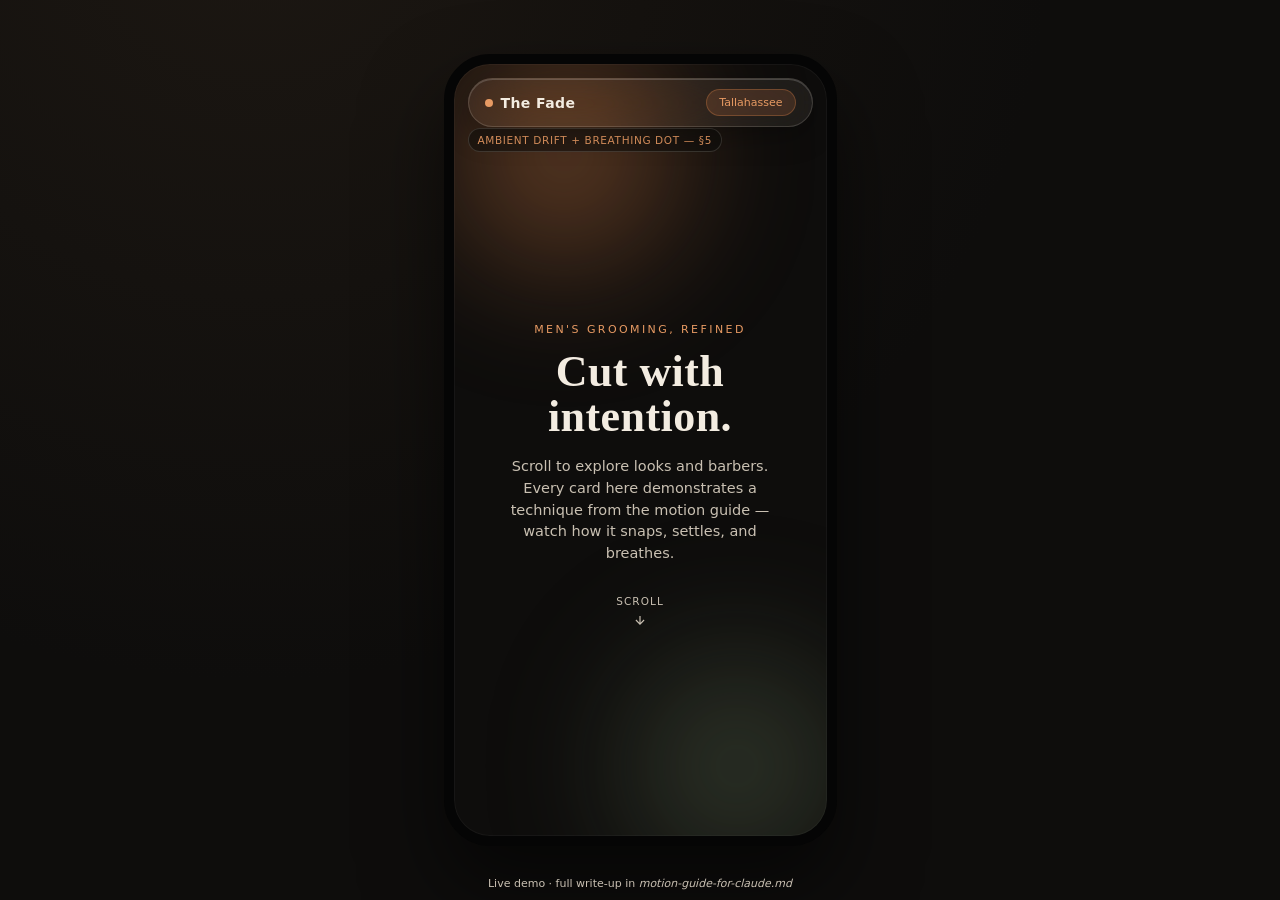
<file: animation-guide/motion-demo.html>
<!DOCTYPE html>
<html lang="en">
<head>
<meta charset="UTF-8" />
<meta name="viewport" content="width=device-width, initial-scale=1.0, viewport-fit=cover" />
<title>The Fade — Motion Guide Demo</title>
<style>
  /* ============================================================
     MOTION TOKENS — Section 2 of the guide
  ============================================================ */
  :root{
    --motion-instant: 100ms;
    --motion-fast:    180ms;
    --motion-base:    260ms;
    --motion-medium:  380ms;
    --motion-slow:    500ms;
    --motion-hero:    650ms;

    --ease-standard: cubic-bezier(0.32, 0.72, 0, 1);
    --ease-out-soft: cubic-bezier(0.16, 1, 0.3, 1);
    --ease-in-soft:  cubic-bezier(0.7, 0, 0.84, 0);
    --ease-snappy:   cubic-bezier(0.22, 1, 0.36, 1);

    /* palette — warm, low-lit barbershop: charcoal + brushed copper */
    --ink:        #0e0d0c;
    --ink-2:      #16140f;
    --paper:      #f3ece1;
    --paper-dim:  #c9c0b2;
    --copper:     #cf7c47;
    --copper-hi:  #e79a63;
    --moss:       #5c6b52;
    --glass-fill: rgba(243,236,225,0.07);
    --glass-edge: rgba(243,236,225,0.16);
  }

  *{ box-sizing:border-box; }
  html,body{ height:100%; }
  /* iOS Safari will otherwise treat card content as a draggable object on
     long-press-and-move, spawning a floating ghost preview of the element
     that visibly detaches and skews as it follows the finger — that is
     the native browser drag-and-drop affordance, not our scroll-snap.
     Disabling it everywhere keeps the only draggable thing on the page
     being the deliberate scroll containers themselves. */
  *{
    -webkit-user-drag: none;
    -webkit-touch-callout: none;
    user-select: none;
    -webkit-user-select: none;
  }
  img{ -webkit-user-drag: none; }
  body{
    margin:0;
    background: radial-gradient(ellipse at 20% -10%, #1c1712 0%, var(--ink) 55%);
    font-family: system-ui, "Inter", sans-serif;
    color: var(--paper);
    display:flex;
    align-items:center;
    justify-content:center;
    min-height:100vh;
    padding: 28px 12px;
    overflow-x:hidden;
  }
  .display{
    font-family: Georgia, "Iowan Old Style", "Times New Roman", serif;
    letter-spacing: 0.01em;
  }

  /* ============================================================
     ANNOTATION CHIPS — small labels tagging which guide section
     each region demonstrates. Not part of a real product; these
     exist only so this file doubles as a living reference.
  ============================================================ */
  .tag{
    position:absolute;
    z-index:5;
    font-size:10.5px;
    letter-spacing:0.06em;
    text-transform:uppercase;
    padding:5px 9px;
    border-radius:100px;
    background: rgba(14,13,12,0.55);
    border:1px solid var(--glass-edge);
    backdrop-filter: blur(8px);
    color: var(--copper-hi);
    pointer-events:none;
    white-space:nowrap;
  }

  /* ============================================================
     PHONE FRAME — just a viewport clamp so the scroll-snap feed
     reads clearly. Not a technique itself.
  ============================================================ */
  .phone{
    position:relative;
    width: 393px;
    max-width: 100%;
    height: 852px;
    max-height: 88vh;
    border-radius: 46px;
    border: 10px solid #050505;
    box-shadow:
      0 40px 80px rgba(0,0,0,0.55),
      0 0 0 1px rgba(255,255,255,0.04) inset;
    overflow: hidden;
    background: var(--ink);
  }

  /* ============================================================
     SECTION 5 — AMBIENT MOTION: drifting gradient blobs behind
     everything. Cheap (transform-only), never paused unless
     off-screen or reduced-motion.
  ============================================================ */
  .ambient-field{
    position:absolute; inset:0; z-index:0; overflow:hidden;
  }
  .blob{
    position:absolute;
    width: 340px; height:340px;
    border-radius:50%;
    filter: blur(60px);
    opacity:0.55;
    will-change: transform;
  }
  .blob--copper{
    background: radial-gradient(circle, var(--copper) 0%, transparent 70%);
    top: -80px; left: -60px;
    animation: driftA 16s ease-in-out infinite;
  }
  .blob--moss{
    background: radial-gradient(circle, var(--moss) 0%, transparent 70%);
    bottom: -100px; right: -80px;
    animation: driftB 21s ease-in-out infinite;
  }
  @keyframes driftA{
    0%,100%{ transform: translate(0,0) scale(1); }
    50%{ transform: translate(40px, 60px) scale(1.15); }
  }
  @keyframes driftB{
    0%,100%{ transform: translate(0,0) scale(1); }
    50%{ transform: translate(-30px,-50px) scale(1.1); }
  }

  /* ============================================================
     GLASS NAV — SECTION 6: Glass surface. Backdrop blur +
     inset highlight + border, animates its own material props.
  ============================================================ */
  .glass{
    background: var(--glass-fill);
    backdrop-filter: blur(20px) saturate(1.5);
    -webkit-backdrop-filter: blur(20px) saturate(1.5);
    border: 1px solid var(--glass-edge);
    box-shadow:
      inset 0 1px 0 rgba(255,255,255,0.18),
      0 8px 30px rgba(0,0,0,0.28);
    transition: backdrop-filter var(--motion-base) var(--ease-standard);
  }
  .navbar{
    position:absolute;
    top:14px; left:14px; right:14px;
    z-index:10;
    display:flex; align-items:center; justify-content:space-between;
    padding: 10px 16px;
    border-radius: 100px;
  }
  .navbar .mark{
    display:flex; align-items:center; gap:8px;
    font-size:14px; font-weight:600; letter-spacing:0.03em;
  }
  .mark-dot{
    width:8px; height:8px; border-radius:50%;
    background: var(--copper-hi);
    animation: breathe 4.5s ease-in-out infinite; /* ambient micro-breathing, Section 5.1 */
  }
  @keyframes breathe{
    0%,100%{ transform:scale(1); opacity:0.85; }
    50%{ transform:scale(1.5); opacity:1; }
  }
  .navbar .pill{
    font-size:11px; padding:6px 12px; border-radius:100px;
    background: rgba(207,124,71,0.18); color: var(--copper-hi);
    border: 1px solid rgba(207,124,71,0.35);
  }

  /* ============================================================
     SECTION 4 — VERTICAL SCROLL-SNAP FEED
     scroll-snap-type + align:center + stop:always, per the guide.
  ============================================================ */
  .feed{
    position:relative;
    z-index:1;
    height:100%;
    overflow-y:auto;
    overflow-x:hidden;          /* prevents the browser's implicit overflow-x:auto
                                    fallback (spec forces the "visible" axis to
                                    "auto" when the other axis is scrollable) —
                                    without this, wide inline content like the
                                    tag labels made the whole feed free-draggable
                                    sideways instead of only snapping vertically */
    overscroll-behavior: contain;
    scroll-snap-type: y mandatory;
    -webkit-overflow-scrolling: touch;
    touch-action: pan-y;
    scrollbar-width:none;
  }
  .feed::-webkit-scrollbar{ display:none; }

  .slide{
    height:100%;
    width:100%;
    scroll-snap-align: center;
    scroll-snap-stop: always;
    display:flex;
    flex-direction:column;
    align-items:center;
    justify-content:center;
    position:relative;
    padding: 90px 22px 40px;
    flex-shrink:0;
  }

  /* --- Hero slide --- */
  .slide--hero .eyebrow{
    font-size:11px; letter-spacing:0.22em; text-transform:uppercase;
    color: var(--copper-hi); margin-bottom:14px;
  }
  .slide--hero h1{
    font-size:44px; line-height:1.02; margin:0 0 16px;
    text-align:center;
  }
  .slide--hero p{
    color: var(--paper-dim); text-align:center; max-width:280px;
    font-size:14.5px; line-height:1.5; margin:0 0 30px;
  }
  .scroll-cue{
    display:flex; flex-direction:column; align-items:center; gap:6px;
    color: var(--paper-dim); font-size:10.5px; letter-spacing:0.1em; text-transform:uppercase;
    animation: cueFloat 2.6s ease-in-out infinite; /* ambient idle motion, Section 5.4 */
  }
  @keyframes cueFloat{
    0%,100%{ transform:translateY(0); opacity:0.6; }
    50%{ transform:translateY(6px); opacity:1; }
  }
  .scroll-cue svg{ width:14px; height:14px; }

  /* --- Look cards (tap → detail, Section 3.3 / 6) --- */
  /* Outer element owns ONLY the scroll-snap focus scale.
     Press feedback lives on an inner wrapper (.look-card-surface) so the
     two effects never fight over the same `transform` property — that
     collision was what caused the sideways "jump" on touch. */
  .look-card{
    width:100%;
    max-width:320px;
    aspect-ratio: 3/4;
    border-radius: 28px;
    position:relative;
    cursor:pointer;
    transform-origin:center center;
    /* Section 4.2 — focus/defocus treatment tied to scroll-snap state */
    transition:
      transform var(--motion-base) var(--ease-standard),
      opacity var(--motion-base) var(--ease-standard),
      filter var(--motion-base) var(--ease-standard);
    transform: scale(0.92);
    opacity:0.55;
    filter: saturate(0.75) brightness(0.85);
  }
  .look-card.is-focused{
    transform: scale(1);
    opacity:1;
    filter: saturate(1) brightness(1);
  }
  .look-card-surface{
    position:absolute; inset:0;
    border-radius:inherit;
    overflow:hidden;
    transform-origin:center center;
    /* this is the ONLY element press feedback ever touches */
  }
  .look-card .art{
    position:absolute; inset:0;
  }
  .look-card--1 .art{ background: linear-gradient(155deg, #3a2c1d 0%, #7a4423 45%, #cf7c47 100%); }
  .look-card--2 .art{ background: linear-gradient(155deg, #1f2a1c 0%, #3d4a33 45%, #5c6b52 100%); }
  .look-card .art::after{
    content:"";
    position:absolute; inset:0;
    background: radial-gradient(circle at 30% 20%, rgba(255,255,255,0.18), transparent 55%);
  }
  .look-card .grain{
    position:absolute; inset:0; opacity:0.12; mix-blend-mode:overlay;
    background-image: repeating-radial-gradient(circle at 0 0, rgba(255,255,255,0.6) 0, transparent 1.2px);
    background-size: 3px 3px;
  }
  .look-card .caption{
    position:absolute; left:0; right:0; bottom:0;
    padding: 22px 20px 20px;
    background: linear-gradient(to top, rgba(0,0,0,0.65), transparent);
  }
  .look-card .caption .k{ font-size:10px; letter-spacing:0.16em; text-transform:uppercase; color: var(--copper-hi); }
  .look-card .caption h3{ margin:4px 0 0; font-size:22px; }
  .look-card .tap-hint{
    position:absolute; top:16px; right:16px;
    width:30px; height:30px; border-radius:50%;
    display:flex; align-items:center; justify-content:center;
    background: rgba(0,0,0,0.35);
    border: 1px solid rgba(255,255,255,0.25);
    font-size:14px;
  }

  /* pointer/press feedback — Section 3.2, CSS-approximated spring */
  .pressable{
    -webkit-tap-highlight-color: transparent;
    transform-origin:center center;
    transition: transform var(--motion-fast) var(--ease-snappy);
  }
  .pressable.is-pressed{
    transform: scale(0.965);
    transition: transform 90ms var(--ease-standard);
  }
  .pressable.is-releasing{
    animation: pop-settle 380ms var(--ease-snappy) both;
  }
  /* while a horizontal/vertical drag is in progress, press feedback is
     suppressed entirely (see JS) — this class exists just so a card never
     gets caught mid-scale when the finger is actually scrolling past it */
  @keyframes pop-settle{
    0%   { transform: scale(0.965); }
    55%  { transform: scale(1.025); }
    80%  { transform: scale(0.994); }
    100% { transform: scale(1); }
  }

  /* --- Rail slide (horizontal scroll-snap, Section 4.1) --- */
  .slide--rail{ justify-content:flex-start; padding-top:110px; }
  .slide--rail .heading{ width:100%; margin-bottom:16px; }
  .slide--rail .heading .k{ font-size:10.5px; letter-spacing:0.16em; text-transform:uppercase; color:var(--copper-hi); }
  .slide--rail .heading h2{ margin:6px 0 0; font-size:24px; }

  .rail{
    display:flex;
    gap:14px;
    width:100%;
    overflow-x:auto;
    overflow-y:hidden;          /* same implicit-auto fix as .feed, applied to
                                    the perpendicular axis */
    scroll-snap-type: x mandatory;
    scroll-snap-stop: always;
    overscroll-behavior-x: contain;
    touch-action: pan-x pan-y;  /* pan-x alone blocked vertical swipes that
                                    started on top of the rail from ever
                                    reaching the vertical feed underneath —
                                    this is what made it feel "stuck" once
                                    scrolled to the barbers section */
    padding: 6px 0 14px;
    scrollbar-width:none;
  }
  .rail::-webkit-scrollbar{ display:none; }

  .barber{
    scroll-snap-align:center;
    flex: 0 0 auto;
    width:150px;
    border-radius:20px;
    padding:16px 14px;
    /* entrance stagger target, Section 3.1 */
    opacity:0;
    transform: translateY(16px) scale(0.96);
  }
  .barber.in-view{
    animation: rise-in var(--motion-medium) var(--ease-out-soft) both;
    animation-delay: var(--d, 0ms);
  }
  @keyframes rise-in{
    to{ opacity:1; transform:translateY(0) scale(1); }
  }
  .barber .avatar{
    width:100%; aspect-ratio:1;
    border-radius:14px;
    margin-bottom:10px;
    background: linear-gradient(155deg, var(--bg1,#3a2c1d), var(--bg2,#cf7c47));
    position:relative; overflow:hidden;
  }
  .barber .avatar::after{
    content:"";
    position:absolute; inset:0;
    background: radial-gradient(circle at 35% 25%, rgba(255,255,255,0.25), transparent 55%);
  }
  .barber .name{ font-size:14.5px; font-weight:600; margin:0; }
  .barber .role{ font-size:11.5px; color:var(--paper-dim); margin:2px 0 0; }
  .barber .rating{
    margin-top:8px; font-size:11px; color:var(--copper-hi);
    display:flex; align-items:center; gap:4px;
  }

  .edge-fades{
    position:relative;
  }

  /* --- Closing slide: liquid-glass CTA + staggered service list --- */
  .slide--closing h2{ font-size:26px; margin:0 0 6px; text-align:center; }
  .slide--closing p.sub{ color:var(--paper-dim); font-size:13.5px; text-align:center; margin:0 0 26px; }

  .services{
    width:100%; max-width:300px;
    display:flex; flex-direction:column; gap:10px;
    margin-bottom:28px;
  }
  .service-row{
    display:flex; align-items:center; justify-content:space-between;
    padding:13px 16px;
    border-radius:16px;
    background: rgba(243,236,225,0.045);
    border:1px solid rgba(243,236,225,0.08);
    opacity:0; transform: translateX(-10px);
  }
  .service-row.in-view{
    animation: slide-in var(--motion-base) var(--ease-out-soft) both;
    animation-delay: var(--d, 0ms);
  }
  @keyframes slide-in{ to{ opacity:1; transform:translateX(0); } }
  .service-row .name{ font-size:14px; }
  .service-row .price{ font-size:13px; color:var(--copper-hi); font-variant-numeric:tabular-nums; }

  .cta{
    padding: 16px 40px;
    border-radius:100px;
    border:1px solid rgba(207,124,71,0.5);
    background: linear-gradient(155deg, rgba(207,124,71,0.35), rgba(207,124,71,0.12));
    color: var(--paper);
    font-size:15px; font-weight:600; letter-spacing:0.01em;
    display:flex; align-items:center; gap:8px;
    box-shadow: 0 10px 30px rgba(207,124,71,0.18), inset 0 1px 0 rgba(255,255,255,0.25);
  }
  .cta:active{ transform:scale(0.96); }

  /* ============================================================
     SECTION 3.3 — CARD → DETAIL FLIP TRANSITION
  ============================================================ */
  .detail-overlay{
    position:fixed;
    z-index:100;
    border-radius:28px;
    overflow:hidden;
    pointer-events:none;
  }
  .detail-scrim{
    position:fixed; inset:0; z-index:90;
    background: rgba(6,5,4,0.6);
    backdrop-filter: blur(6px);
    opacity:0;
    transition: opacity var(--motion-medium) var(--ease-standard);
    pointer-events:none;
  }
  .detail-scrim.show{ opacity:1; pointer-events:auto; }

  .detail-content{
    position:absolute; inset:0;
    display:flex; flex-direction:column; justify-content:flex-end;
    padding:26px 22px 28px;
    opacity:0;
    transition: opacity var(--motion-fast) var(--ease-standard);
  }
  .detail-content.show{ opacity:1; }
  .detail-content .k{ font-size:10.5px; letter-spacing:0.16em; text-transform:uppercase; color:var(--copper-hi); }
  .detail-content h2{ font-size:28px; margin:6px 0 10px; }
  .detail-content p{ font-size:13.5px; line-height:1.55; color:var(--paper-dim); max-width:88%; margin:0 0 20px;}
  .detail-content .meta-row{ display:flex; gap:10px; margin-bottom:22px; }
  .detail-content .meta-chip{
    font-size:11px; padding:6px 12px; border-radius:100px;
    background: rgba(243,236,225,0.08); border:1px solid rgba(243,236,225,0.14);
  }
  .close-btn{
    position:absolute; top:18px; right:18px;
    width:34px; height:34px; border-radius:50%;
    display:flex; align-items:center; justify-content:center;
    background: rgba(0,0,0,0.4);
    border:1px solid rgba(255,255,255,0.2);
    color:var(--paper); font-size:16px;
    cursor:pointer;
  }

  /* dim the rest of the feed while a detail view is open — Section 3.3 */
  .feed.dimmed .slide:not(.detail-source){
    transition: transform var(--motion-medium) var(--ease-standard), filter var(--motion-medium) var(--ease-standard);
    transform: scale(0.97);
    filter: brightness(0.7) saturate(0.8);
  }

  /* ============================================================
     ACCESSIBILITY — Section 7, non-negotiable
  ============================================================ */
  @media (prefers-reduced-motion: reduce){
    *, *::before, *::after{
      animation-duration: 0.01ms !important;
      animation-iteration-count: 1 !important;
      transition-duration: 0.01ms !important;
      scroll-behavior: auto !important;
    }
  }

  .side-note{
    position:fixed;
    left:50%; transform:translateX(-50%);
    bottom:10px;
    font-size:11px;
    color: var(--paper-dim);
    text-align:center;
    max-width:393px;
    z-index:1;
  }
</style>
</head>
<body>

<div class="phone" id="phone">

  <div class="ambient-field" aria-hidden="true">
    <div class="blob blob--copper"></div>
    <div class="blob blob--moss"></div>
  </div>

  <div class="navbar glass">
    <div class="mark"><span class="mark-dot"></span> The Fade</div>
    <div class="pill">Tallahassee</div>
  </div>
  <div class="tag" style="top:64px; left:14px;">Ambient drift + breathing dot — §5</div>

  <div class="feed" id="feed">

    <!-- HERO SLIDE -->
    <section class="slide slide--hero">
      <div class="eyebrow">Men's grooming, refined</div>
      <h1 class="display">Cut with<br/>intention.</h1>
      <p>Scroll to explore looks and barbers. Every card here demonstrates a
        technique from the motion guide — watch how it snaps, settles, and breathes.</p>
      <div class="scroll-cue">
        <span>Scroll</span>
        <svg viewBox="0 0 24 24" fill="none" stroke="currentColor" stroke-width="2"><path d="M12 5v14M5 12l7 7 7-7"/></svg>
      </div>
    </section>

    <!-- LOOK CARD 1 -->
    <section class="slide" id="slide-look-1">
      <div class="tag" style="top:64px; left:22px;">Scroll-snap focus scaling — §4.2</div>
      <div class="look-card look-card--1" data-title="The Skin Fade" data-kicker="Signature look" data-desc="A precision taper that fades to bare skin at the temple, paired with a sculpted beard line. Built for definition that holds its shape between visits." data-time="45 min" data-price="$48">
        <div class="look-card-surface pressable">
          <div class="art"></div>
          <div class="grain"></div>
          <div class="tap-hint">↗</div>
          <div class="caption">
            <div class="k">Signature look</div>
            <h3 class="display">The Skin Fade</h3>
          </div>
        </div>
      </div>
    </section>

    <!-- LOOK CARD 2 -->
    <section class="slide" id="slide-look-2">
      <div class="look-card look-card--2" data-title="Textured Crop" data-kicker="Low maintenance" data-desc="Short on the sides, natural texture on top. Styles in under a minute with just a palm of product — the everyday cut that still photographs well." data-time="35 min" data-price="$38">
        <div class="look-card-surface pressable">
          <div class="art"></div>
          <div class="grain"></div>
          <div class="tap-hint">↗</div>
          <div class="caption">
            <div class="k">Low maintenance</div>
            <h3 class="display">Textured Crop</h3>
          </div>
        </div>
      </div>
    </section>

    <!-- HORIZONTAL RAIL -->
    <section class="slide slide--rail">
      <div class="tag" style="top:64px; left:22px;">Horizontal scroll-snap + spring press — §4.1 / §3.2</div>
      <div class="heading">
        <div class="k">Book with</div>
        <h2 class="display">Our barbers</h2>
      </div>
      <div class="rail" id="rail">
        <div class="barber pressable" style="--bg1:#3a2c1d; --bg2:#cf7c47;"><div class="avatar"></div><p class="name">Marcus</p><p class="role">Fades &amp; tapers</p><div class="rating">★ 4.9 · 312 cuts</div></div>
        <div class="barber pressable" style="--bg1:#1f2a1c; --bg2:#5c6b52;"><div class="avatar"></div><p class="name">Devon</p><p class="role">Beard sculpting</p><div class="rating">★ 5.0 · 208 cuts</div></div>
        <div class="barber pressable" style="--bg1:#2a1f1c; --bg2:#a85c3a;"><div class="avatar"></div><p class="name">Ray</p><p class="role">Classic scissor</p><div class="rating">★ 4.8 · 401 cuts</div></div>
        <div class="barber pressable" style="--bg1:#26241c; --bg2:#8a7a4a;"><div class="avatar"></div><p class="name">Theo</p><p class="role">Hot towel shaves</p><div class="rating">★ 4.9 · 156 cuts</div></div>
      </div>
    </section>

    <!-- CLOSING -->
    <section class="slide slide--closing">
      <div class="tag" style="top:64px; left:22px;">Staggered entrance + liquid-glass CTA — §3.1 / §6</div>
      <h2 class="display">Ready when<br/>you are</h2>
      <p class="sub">Walk-ins welcome. Chairs open most days.</p>
      <div class="services" id="services">
        <div class="service-row"><span class="name">Haircut</span><span class="price">$38</span></div>
        <div class="service-row"><span class="name">Beard trim</span><span class="price">$18</span></div>
        <div class="service-row"><span class="name">Hot towel shave</span><span class="price">$32</span></div>
        <div class="service-row"><span class="name">Line-up</span><span class="price">$15</span></div>
      </div>
      <button class="cta glass pressable">Book a chair →</button>
    </section>

  </div>

  <!-- FLIP detail elements -->
  <div class="detail-scrim" id="scrim"></div>
  <div class="detail-overlay" id="detailOverlay">
    <div class="art" id="detailArt" style="position:absolute; inset:0;"></div>
    <div class="grain" style="position:absolute; inset:0; opacity:0.12; mix-blend-mode:overlay; background-image: repeating-radial-gradient(circle at 0 0, rgba(255,255,255,0.6) 0, transparent 1.2px); background-size: 3px 3px;"></div>
    <button class="close-btn" id="closeBtn">✕</button>
    <div class="detail-content" id="detailContent">
      <div class="k" id="dKicker"></div>
      <h2 class="display" id="dTitle"></h2>
      <p id="dDesc"></p>
      <div class="meta-row">
        <div class="meta-chip" id="dTime"></div>
        <div class="meta-chip" id="dPrice"></div>
      </div>
      <button class="cta glass pressable" style="align-self:flex-start;">Book this look →</button>
    </div>
  </div>

</div>

<div class="side-note">Live demo · full write-up in <em>motion-guide-for-claude.md</em></div>

<script>
(function(){
  const feed = document.getElementById('feed');
  const phone = document.getElementById('phone');

  /* ----------------------------------------------------------
     §4.2 — Scroll-snap focus scaling for the two look cards.
     Track which slide has the highest intersection ratio and
     toggle .is-focused on the card inside it.
  ---------------------------------------------------------- */
  const lookCards = document.querySelectorAll('.look-card');
  const focusObserver = new IntersectionObserver((entries)=>{
    entries.forEach(entry=>{
      const card = entry.target.querySelector('.look-card');
      if(!card) return;
      if(entry.intersectionRatio > 0.6){
        card.classList.add('is-focused');
      } else {
        card.classList.remove('is-focused');
      }
    });
  }, { root: feed, threshold: [0, 0.6, 0.9] });

  document.querySelectorAll('#slide-look-1, #slide-look-2').forEach(s=>focusObserver.observe(s));

  /* ----------------------------------------------------------
     §3.1 — Entrance stagger for rail items + service rows,
     triggered once via IntersectionObserver, capped delay.
  ---------------------------------------------------------- */
  function staggerIn(selector, step){
    const items = document.querySelectorAll(selector);
    const io = new IntersectionObserver((entries)=>{
      entries.forEach(entry=>{
        if(entry.isIntersecting){
          const idx = Array.from(items).indexOf(entry.target);
          entry.target.style.setProperty('--d', (idx*step)+'ms');
          entry.target.classList.add('in-view');
          io.unobserve(entry.target);
        }
      });
    }, { root: feed, threshold: 0.3 });
    items.forEach(i=>io.observe(i));
  }
  staggerIn('.barber', 60);
  staggerIn('.service-row', 55);

  /* ----------------------------------------------------------
     §3.2 — Press / release spring feedback for any .pressable

     A tap and the start of a scroll gesture look identical for the
     first few pixels, so every pressable tracks pointer movement and
     bails out of the press effect the moment it looks like a drag
     (past ~8px) rather than scaling immediately on pointerdown. That
     prevents the card from visibly popping while the user is actually
     mid-swipe through the horizontal rail or the vertical feed —
     which is what read as "moving side to side" on touch.
  ---------------------------------------------------------- */
  const DRAG_THRESHOLD = 8;

  document.querySelectorAll('.pressable').forEach(el=>{
    let startX = 0, startY = 0, isDragging = false, armed = false;

    const onMove = (e)=>{
      if(!armed) return;
      const dx = Math.abs(e.clientX - startX);
      const dy = Math.abs(e.clientY - startY);
      if(!isDragging && (dx > DRAG_THRESHOLD || dy > DRAG_THRESHOLD)){
        isDragging = true;
        el.classList.remove('is-pressed', 'is-releasing');
      }
    };
    const onUp = ()=>{
      armed = false;
      document.removeEventListener('pointermove', onMove);
      document.removeEventListener('pointerup', onUp);
      document.removeEventListener('pointercancel', onUp);
      if(isDragging){
        // it was a scroll, not a tap — settle with no bounce, no click
        el.classList.remove('is-pressed');
        isDragging = false;
        el.dataset.suppressClick = '1';
        setTimeout(()=> delete el.dataset.suppressClick, 50);
        return;
      }
      el.classList.remove('is-pressed');
      el.classList.add('is-releasing');
      setTimeout(()=>el.classList.remove('is-releasing'), 400);
    };

    el.addEventListener('pointerdown', (e)=>{
      startX = e.clientX; startY = e.clientY;
      isDragging = false; armed = true;
      el.classList.remove('is-releasing');
      el.classList.add('is-pressed');
      document.addEventListener('pointermove', onMove);
      document.addEventListener('pointerup', onUp);
      document.addEventListener('pointercancel', onUp);
    });
  });

  /* ----------------------------------------------------------
     §3.3 — Card → detail FLIP transition
  ---------------------------------------------------------- */
  const overlay = document.getElementById('detailOverlay');
  const scrim = document.getElementById('scrim');
  const content = document.getElementById('detailContent');
  const detailArt = document.getElementById('detailArt');
  let sourceCard = null;

  function openDetail(card){
    sourceCard = card;
    const rect = card.getBoundingClientRect();
    const phoneRect = phone.getBoundingClientRect();

    // Position overlay exactly over the source card first (the "First" in FLIP)
    overlay.style.top = rect.top + 'px';
    overlay.style.left = rect.left + 'px';
    overlay.style.width = rect.width + 'px';
    overlay.style.height = rect.height + 'px';
    overlay.style.pointerEvents = 'auto';
    detailArt.className = card.querySelector('.art').className;
    detailArt.style.cssText = 'position:absolute; inset:0;' + getComputedStyle(card.querySelector('.art')).background ? '' : '';
    detailArt.style.background = getComputedStyle(card.querySelector('.art')).backgroundImage;

    // populate detail copy
    document.getElementById('dKicker').textContent = card.dataset.kicker;
    document.getElementById('dTitle').textContent = card.dataset.title;
    document.getElementById('dDesc').textContent = card.dataset.desc;
    document.getElementById('dTime').textContent = card.dataset.time;
    document.getElementById('dPrice').textContent = card.dataset.price;

    scrim.classList.add('show');
    feed.classList.add('dimmed');
    card.closest('.slide').classList.add('detail-source');
    card.style.visibility = 'hidden';

    // Force layout, then animate to the "Last" state (fills the phone frame)
    overlay.getBoundingClientRect();
    requestAnimationFrame(()=>{
      overlay.style.transition = `top var(--motion-medium) var(--ease-standard),
                                   left var(--motion-medium) var(--ease-standard),
                                   width var(--motion-medium) var(--ease-standard),
                                   height var(--motion-medium) var(--ease-standard),
                                   border-radius var(--motion-medium) var(--ease-standard)`;
      overlay.style.top = phoneRect.top + 'px';
      overlay.style.left = phoneRect.left + 'px';
      overlay.style.width = phoneRect.width + 'px';
      overlay.style.height = phoneRect.height + 'px';
      overlay.style.borderRadius = '36px';
      setTimeout(()=> content.classList.add('show'), 180);
    });
  }

  function closeDetail(){
    if(!sourceCard) return;
    const rect = sourceCard.getBoundingClientRect();
    content.classList.remove('show');
    overlay.style.top = rect.top + 'px';
    overlay.style.left = rect.left + 'px';
    overlay.style.width = rect.width + 'px';
    overlay.style.height = rect.height + 'px';
    overlay.style.borderRadius = '28px';
    scrim.classList.remove('show');
    feed.classList.remove('dimmed');

    setTimeout(()=>{
      overlay.style.pointerEvents = 'none';
      sourceCard.style.visibility = 'visible';
      sourceCard.closest('.slide').classList.remove('detail-source');
      sourceCard = null;
    }, 380);
  }

  lookCards.forEach(card=>{
    card.addEventListener('click', ()=>{
      const surface = card.querySelector('.pressable');
      if(surface && surface.dataset.suppressClick) return; // was a scroll, not a tap
      openDetail(card);
    });
  });
  document.getElementById('closeBtn').addEventListener('click', closeDetail);
  scrim.addEventListener('click', closeDetail);

  /* pause ambient blobs when phone not visible (perf hygiene, §7) */
  const blobs = document.querySelectorAll('.blob');
  document.addEventListener('visibilitychange', ()=>{
    blobs.forEach(b=> b.style.animationPlayState = document.hidden ? 'paused' : 'running');
  });
})();
</script>

</body>
</html>
</file>
<file: assets/styles.css>
/* ==========================================================================
   Theme tokens
   ==========================================================================
   Three independent controls — style (brutal/dopamine), color theme
   (cream/neon-cobalt/greige/mono), mode (light/dark) — combine into 16
   live looks. assets/theme.js resolves the active combination and writes
   the *primitive* tokens below onto :root as inline custom properties
   before first paint; the values here are just the light/cream/brutal
   fallback so the page never has an undefined var if JS hasn't run yet.

   Everything else — muted text, dim tints, focus rings, the unfilled
   rail track, the page's faint background grid — is *derived* from these
   primitives with color-mix(), not stored as its own token. That's the
   whole "few tokens" strategy: a new accent color only ever needs to be
   set in one place (theme.js) and every tinted/muted variant of it
   follows automatically.
   ========================================================================== */
:root{
  /* Motion guide tokens — shared by every transition and keyframe. */
  --motion-instant:100ms;
  --motion-fast:180ms;
  --motion-base:260ms;
  --motion-medium:380ms;
  --motion-slow:500ms;
  --motion-hero:650ms;
  --ease-standard:cubic-bezier(0.32,0.72,0,1);
  --ease-out-soft:cubic-bezier(0.16,1,0.3,1);
  --ease-in-soft:cubic-bezier(0.7,0,0.84,0);
  --ease-snappy:cubic-bezier(0.22,1,0.36,1);

  /* -- primitives (written by theme.js) -- */
  --bg:#EDE3C8; --panel:#E3D5AE; --surf:#FAF6EA; --surft:#1C1B17;
  --border:#1C1B17; --tx:#1C1B17;
  --a1:#FFD23F; --a1t:#1C1B17; --a1-text:#725700; --card-accent-text:#594300;
  --a2:#7FE0E8; --a2t:#1C1B17;
  --a3:#FF5B49; --a3t:#1C1B17;
  --card:#7FE0E8; --cardt:#1C1B17;
  --danger:#B7362A;
  --f-display:'Bungee', sans-serif;
  --f-body:'Sora', sans-serif;
  --f-mono:'JetBrains Mono', ui-monospace, monospace;

  /* -- derived (never written by JS, always computed from the above) --
     Mix ratios bumped from the original 68%/42%/68% — at those weights
     tx-faint measured as low as ~2.3:1 against bg (fails WCAG AA even
     for large text) and, worse, surft-muted measured ~1.3:1 in the
     neon-cobalt theme wherever it ended up on a --panel background
     instead of --surf (e.g. the style/mode/corners toggle). Raising
     the weights is a blanket legibility fix; components that read a
     surf-paired token from a panel-colored container are also fixed
     directly at the call site (see .switch-2 below). */
  --tx-muted: color-mix(in srgb, var(--tx) 74%, var(--bg));
  --tx-faint: color-mix(in srgb, var(--tx) 58%, var(--bg));
  --surft-muted: color-mix(in srgb, var(--surft) 74%, var(--surf));
  --track: color-mix(in srgb, var(--tx) 24%, var(--bg));
  --grid-line: color-mix(in srgb, var(--tx) 6%, transparent);
  --a1-dim: color-mix(in srgb, var(--a1) 20%, transparent);
  --a2-dim: color-mix(in srgb, var(--a2) 20%, transparent);
  --a3-dim: color-mix(in srgb, var(--a3) 20%, transparent);
  --danger-dim: color-mix(in srgb, var(--danger) 16%, transparent);

  /* text scale: applied to the root font-size, so any rem-based font-size
     (all of them, see below) scales together. Overridden inline by
     settings.js from stored settings before first paint. */
  --text-scale: 1;

  /* Fixed gap between the wizard-player rail and its stage. Prose inside
     the stage caps its own line length separately (see wizard.css
     .step-body), keeping wide screens readable while the shell fills the
     available page width. */
  --sidebar-gap: 48px;

  /* height of the persistent utility bar (assets/header.js) — mobile
     drawers and the rail pin themselves below this. */
  --util-h: 60px;
}

/* -- style-contextual (set once per style, not per theme/mode) --
   Generic chrome (modal, toolbar, inputs, dropzone, notes drawer, etc.)
   just references --radius/--border-w instead of every component
   re-declaring its own. The "hero" components (card, spec bar, badges,
   buttons) use --radius-lg/--radius-chip/--radius-btn instead — bigger
   shapes read better with their own scale rather than sharing the
   generic one.
   --corners (square/rounded, independent of style — see theme.js) is
   layered on after, at equal selector specificity, so it always wins:
   a later same-specificity rule overrides an earlier one for whichever
   properties both set. That's what makes "rounded neo-brutalism" and
   "square dopamine" both reachable without a combinatorial rule set. */
[data-style="brutal"]{ --radius:4px; --border-w:1px; --radius-lg:0px; --radius-chip:3px; --radius-btn:5px; }
[data-style="dopamine"]{ --radius:18px; --border-w:0px; --radius-lg:28px; --radius-chip:999px; --radius-btn:999px; }
[data-corners="square"]{ --radius:4px; --radius-lg:0px; --radius-chip:4px; --radius-btn:6px; }
[data-corners="rounded"]{ --radius:16px; --radius-lg:24px; --radius-chip:999px; --radius-btn:999px; }

*{ box-sizing:border-box; }
html{ font-size: calc(16px * var(--text-scale)); }
html,body{ margin:0; padding:0; }
body{
  /* Default (dot-grid) background. settings.js overrides background-image /
     -size / -repeat / -position via inline style when a different
     background variant is active — kept separate from --bg-image/--bg
     custom properties so JS only ever has to set one thing per variant. */
  background-image:radial-gradient(circle, var(--grid-line) 1px, transparent 1.2px);
  background-size:24px 24px;
  background-color: var(--bg);
  color:var(--tx);
  font-family:var(--f-body);
  min-height:100vh;
  line-height:1.5;
}
body.modal-open{ overflow:hidden; }

@media (prefers-reduced-motion: reduce){
  *, *::before, *::after{
    animation-duration:0.01ms !important;
    animation-iteration-count:1 !important;
    transition-duration:0.01ms !important;
    scroll-behavior:auto !important;
  }
}

/* Prevent iOS drag ghosts on cards/chrome without disabling selection
   in prose, code blocks, or form fields. */
.wizard-card, .step-card, .spec-item, .badge, .tag, button, img{
  -webkit-user-drag:none; -webkit-touch-callout:none;
  -webkit-user-select:none; user-select:none;
}
.step-body, pre, input, textarea{ -webkit-user-select:text; user-select:text; }

@keyframes motion-rise{
  from{ opacity:0; translate:0 16px; scale:.985; }
  to{ opacity:1; translate:0 0; scale:1; }
}
@keyframes motion-swap{
  from{ opacity:.35; translate:0 10px; }
  to{ opacity:1; translate:0 0; }
}
@keyframes motion-float{
  0%,100%{ transform:translate3d(0,0,0) rotate(-1deg); }
  50%{ transform:translate3d(0,-3px,0) rotate(1deg); }
}
.motion-reveal{ opacity:0; }
.motion-reveal.motion-visible{
  animation:motion-rise var(--motion-medium) var(--ease-out-soft) both;
  animation-delay:calc(min(var(--motion-order, 0), 9) * 45ms);
}
.motion-swap{ animation:motion-swap var(--motion-base) var(--ease-out-soft) both; }
.motion-paused .app-hero .mark{ animation-play-state:paused; }
.is-safari .motion-reveal{ opacity:1; }
.is-safari *, .is-safari *::before, .is-safari *::after{
  animation-duration:0.01ms !important;
  animation-iteration-count:1 !important;
  transition-duration:0.01ms !important;
  scroll-behavior:auto !important;
}
.is-safari body{ background-attachment:scroll !important; }

/* Scrolling is deliberately native. Mandatory snap and scrollend-driven
   scrollIntoView caused long articles to pull readers back to sections. */

/* ==========================================================================
   Shared shell + sidebar layout — used by both the wizard page (wizard.html,
   class "app") and the dashboard (index.html, class "dash-shell"). The
   sidebar rail is a grid column that starts immediately below the sticky
   utility bar rather than below the hero, so it visually "connects" to the
   top bar; the hero + specs bar (assets/header.js) live inside the content
   column instead of spanning full width above the grid, so the rail runs
   the full page height beside them, not just beside the wizard/dashboard
   content beneath the hero.
   ========================================================================== */
.shell-grid{
  display:grid; grid-template-columns: clamp(248px, 20vw, 340px) minmax(0,1fr); min-height:calc(100vh - var(--util-h));
  width:100%; max-width:none; margin:0;
}
@media (max-width: 900px){ .shell-grid{ grid-template-columns: 1fr; max-width:none; } }

.rail{
  border-right:1px solid var(--track);
  background:var(--panel);
  padding: 28px 24px 40px;
  position:sticky; top:var(--util-h); align-self:start; height:calc(100vh - var(--util-h));
  overflow-y:auto; overflow-x:hidden; overscroll-behavior:contain; touch-action:pan-y;
}
.rail-title{
  font-family:var(--f-mono); font-size:0.6875rem; letter-spacing:0.14em;
  text-transform:uppercase; color:var(--tx-faint); margin:0 0 4px;
}
.rail-sub{ font-family:var(--f-display); font-size:1.0625rem; font-weight:600; margin:0 0 20px; color:var(--tx); }
.rail-divider{ height:1px; background:var(--border); opacity:0.4; margin:18px 0; }
.rail-guide-info{ margin:2px 0 12px; }
.rail-guide-info .rail-title{ font-size:.6rem; margin-bottom:5px; }
.rail-guide-title{ font-family:var(--f-display); font-size:.92rem; line-height:1.2; margin:0 0 5px; overflow-wrap:anywhere; }
.rail-guide-subtitle{ margin:0 0 4px; color:var(--tx); font-size:.7rem; font-weight:700; line-height:1.32; }
.rail-guide-description{
  margin:0; color:var(--tx-muted); font-size:.64rem; line-height:1.4;
  display:-webkit-box; -webkit-box-orient:vertical; -webkit-line-clamp:4; overflow:hidden;
}
.rail-nav-title{ margin-top:16px; }
.rail-actions{ display:grid; gap:9px; position:sticky; bottom:-40px; padding:16px 0 40px; margin-top:18px; border-top:1px solid var(--track); background:var(--panel); }
.rail-actions .btn{ width:100%; justify-content:center; }
.rail-mobile-header, .rail-actions .rail-action-mobile{ display:none; }

.stage{
  padding: clamp(20px, 3vw, 44px) 0 clamp(20px, 3vw, 44px) var(--sidebar-gap);
  max-width:100%; min-width:0; margin:0; width:100%; overflow-x:clip;
}
.stage > *{ max-width:100%; }
.stage > *{ margin-right:clamp(20px,3vw,48px); }

@media (max-width: 900px){
  .rail{
    position:fixed; inset:var(--util-h) auto 0 0; width:min(380px,100vw);
    transform:translate3d(-100%,0,0); transition:transform var(--motion-medium) var(--ease-standard);
    z-index:40; box-shadow:none; border-right:1px solid var(--track); background:var(--panel);
    padding:20px 22px 32px;
  }
  .rail.open{ transform: translateX(0); }
  .rail-backdrop{ display:block; position:fixed; inset:var(--util-h) 0 0; background:transparent; z-index:30; visibility:hidden; pointer-events:none; }
  .rail-backdrop.open{ visibility:visible; pointer-events:auto; }
  body.rail-open{ overflow:hidden; }
  body.rail-open :is(.mini-brand,.compact-guide-meta,.hsearch,.theme-pop-anchor,#hdrGearBtn){ display:none !important; }
  .rail-mobile-header{
    display:flex; align-items:center; gap:14px;
    margin:0 0 22px; padding:0 0 14px; border-bottom:1px solid var(--track);
    font:700 .72rem var(--f-mono); color:var(--tx-muted);
  }
  .rail-home-mobile{
    display:inline-flex; align-items:center; gap:7px; color:var(--tx);
    font:700 .75rem var(--f-mono); text-decoration:none;
  }
  .rail-home-mobile:hover{ color:var(--a1-text); text-decoration:none; }
  .rail-actions .rail-action-mobile{ display:flex; }
  .rail-actions{ position:static; bottom:auto; padding:16px 0 0; }
  .stage{ padding:clamp(18px,4.5vw,28px) 0 0; }
  .stage > *{ margin-left:clamp(16px,4vw,28px); margin-right:clamp(16px,4vw,28px); }
}
@media (max-width:600px){ .rail{ width:100vw; border-right:0; } }

a{ color:var(--a1-text); text-decoration:none; }
a:hover{ text-decoration:underline; }

:focus-visible{ outline: 2px solid var(--a1); outline-offset: 2px; }

button, input, textarea, select{ font-family:inherit; }

.eyebrow{
  font-family:var(--f-mono); font-size:0.71875rem; letter-spacing:0.14em;
  text-transform:uppercase; color:var(--a1-text); margin:0 0 8px;
}

/* ---------- buttons (shared) ---------- */
.btn{
  font-family:var(--f-display); font-weight:600; font-size:0.875rem;
  border-radius:8px; padding:11px 18px; cursor:pointer; border:1px solid transparent;
  transition:transform var(--motion-fast) var(--ease-snappy), box-shadow var(--motion-fast) var(--ease-out-soft), filter var(--motion-fast) var(--ease-out-soft);
  display:inline-flex; align-items:center; gap:8px;
}
.btn:hover:not([disabled]){ transform:translate3d(0,-2px,0); }
.btn:active:not([disabled]){ transform:translate3d(0,1px,0) scale(.97); filter:saturate(.96); }
.btn-back, .btn-ghost{ background:var(--surf); border-color:var(--border); color:var(--surft); }
.btn-back:hover, .btn-ghost:hover{ color:var(--surft); border-color:var(--a1); }
.btn-primary{ background:var(--a1); color:var(--a1t); }
.btn-primary:hover{ box-shadow:0 0 0 3px var(--a1-dim); }
.btn-choice{ background:var(--a2); color:var(--a2t); }
.btn-choice:hover{ box-shadow:0 0 0 3px var(--a2-dim); }
.btn-sm{ padding:7px 12px; font-size:0.78125rem; }
.btn[disabled]{ opacity:0.4; cursor:not-allowed; }
/* neo-brutalism: hard border + offset shadow on every button, sharp-ish
   corners. dopamine: no border/shadow, full pill, and the primary
   action moves to a3 (per §4) so it reads as the "loud" choice next to
   the borderless ghost/ambient buttons. */
[data-style="brutal"] .btn{ border:2px solid var(--border); box-shadow:4px 4px 0 var(--border); border-radius:var(--radius-btn); }
[data-style="brutal"] .btn-sm{ box-shadow:3px 3px 0 var(--border); }
[data-style="dopamine"] .btn{ border:none; box-shadow:none; border-radius:var(--radius-btn); }
[data-style="dopamine"] .btn-primary{ background:var(--a3); color:var(--a3t); }
/* Ghost/back buttons used to fill with --panel — indistinguishable from
   a modal, whose own background IS --panel, so every "secondary" button
   inside a modal (Settings, Add wizard, etc.) rendered as bare text with
   no visible button at all. --surf is deliberately a different tone from
   --panel in every theme, but that difference is subtle-to-none on its
   own in several families (cream/greige/mono all sit under 1.5:1), so a
   real border does the actual work of making these read as buttons and
   stay legible even packed tightly next to each other. */
[data-style="dopamine"] .btn-ghost, [data-style="dopamine"] .btn-back{
  background:var(--surf); color:var(--surft); border:1.5px solid var(--border);
}

.icon-btn{
  background:var(--surf); border:var(--border-w) solid var(--border); color:var(--surft);
  border-radius:var(--radius); padding:7px 10px; cursor:pointer; font-family:var(--f-mono); font-size:0.71875rem;
}
.icon-btn, .home-btn, .hsearch-btn, .header-icon-btn, .menu-btn, .modal-close{
  transition:transform var(--motion-fast) var(--ease-snappy), box-shadow var(--motion-fast) var(--ease-out-soft), border-color var(--motion-fast) var(--ease-standard), color var(--motion-fast) var(--ease-standard), opacity var(--motion-fast) var(--ease-standard);
}
.icon-btn:hover, .home-btn:hover, .hsearch-btn:hover, .header-icon-btn:hover, .menu-btn:hover, .modal-close:hover{ transform:translate3d(0,-2px,0); }
.icon-btn:active, .home-btn:active, .hsearch-btn:active, .header-icon-btn:active, .menu-btn:active, .modal-close:active{ transform:translate3d(0,1px,0) scale(.94); }
.icon-btn:hover{ color:var(--surft); border-color:var(--a1); }

/* ---------- tags / badges ---------- */
/* badge: the filled, accented pill (status, "detected"/"missing", card
   tags). tag: the quiet neutral chip (plain wizard tags) — never takes
   an accent color, so a card's tag row doesn't turn into a wall of
   color next to its (accented) badges. */
.badge{
  font-family:var(--f-mono); font-size:0.65625rem; letter-spacing:0.04em;
  text-transform:uppercase; padding:3px 9px; white-space:nowrap;
  background:var(--a2); color:var(--a2t); border-radius:var(--radius-chip);
}
.badge-warn{ background:var(--danger); color:#fff; }
.tag{
  font-family:var(--f-mono); font-size:0.65625rem; color:var(--tx-muted);
  background:var(--panel); border:var(--border-w) solid var(--border);
  border-radius:var(--radius-chip); padding:3px 9px; white-space:nowrap;
}
[data-style="brutal"] .badge{ border:2px solid var(--border); }

/* ---------- modal ---------- */
.modal-backdrop{
  position:fixed; inset:0; background:rgba(4,8,10,0.66); z-index:80;
  display:flex; align-items:flex-start; justify-content:center;
  padding:calc(var(--util-h) + 24px) 16px 24px; overflow-y:auto; overflow-x:hidden; overscroll-behavior:contain; touch-action:pan-y;
  opacity:1; visibility:visible; transition:opacity var(--motion-fast) var(--ease-out-soft), visibility 0s linear 0s;
}
.modal-backdrop.hidden{ display:flex; opacity:0; visibility:hidden; pointer-events:none; transition:opacity var(--motion-fast) var(--ease-in-soft), visibility 0s linear var(--motion-fast); }
.modal{
  background:var(--panel); border:var(--border-w) solid var(--border); border-radius:var(--radius);
  max-width:640px; width:100%; padding: clamp(20px,3vw,32px);
  box-shadow: 0 30px 80px rgba(0,0,0,0.5);
  opacity:1; transform:translate3d(0,0,0) scale(1);
  transition:transform var(--motion-medium) var(--ease-standard), opacity var(--motion-fast) var(--ease-out-soft);
}
.modal-backdrop.hidden .modal{ opacity:0; transform:translate3d(0,18px,0) scale(.97); }
.modal h2{ font-family:var(--f-display); margin:0 0 6px; font-size:1.3125rem; }
.modal p.hint{ color:var(--tx-muted); font-size:0.84375rem; margin:0 0 20px; }
.modal-close{
  float:right; background:none; border:none; color:var(--tx-faint); font-size:1.25rem; cursor:pointer;
  line-height:1;
}
.modal-close:hover{ color:var(--tx); }

.field{ margin-bottom:16px; }
.field label{
  display:block; font-family:var(--f-mono); font-size:0.71875rem; color:var(--tx-muted);
  text-transform:uppercase; letter-spacing:0.06em; margin-bottom:6px;
}
.field input[type=text], .field input[type=date], .field input[type=password], .field textarea, .field select{
  width:100%; background:var(--bg); border:var(--border-w) solid var(--border); border-radius:var(--radius);
  color:var(--tx); padding:10px 12px; font-size:0.875rem;
}
.field textarea{ min-height:160px; font-family:var(--f-mono); font-size:0.78125rem; resize:vertical; }
.field input:focus, .field textarea:focus, .field select:focus{ border-color:var(--a1); }

/* Shared by settings.js (Layout & data modal's Containerfile/Sync/Backup
   rows) and profile.js (spec preview) — both load on the dashboard AND
   the wizard page, so these live here rather than in dashboard.css. */
.spec-actions{ display:flex; gap:12px; flex-wrap:wrap; }
.spec-actions .btn{ flex:1; min-width:150px; justify-content:center; }

.preview-box{
  border:1px solid var(--a1); background: var(--a1-dim); border-radius:8px;
  padding:12px 14px; margin-top:10px; font-size:0.8125rem; color:var(--tx);
}
.preview-box strong{ color:var(--a1-text); }

/* ---------- mark-solved review (assets/completion.js) ---------- */
.review-import-row{
  display:flex; align-items:center; gap:10px; flex-wrap:wrap;
  border:1px dashed var(--border); border-radius:10px; padding:10px 14px; margin-bottom:18px;
}
.review-import-row p{ margin:0; font-size:0.78125rem; color:var(--tx-muted); flex:1 1 200px; }
.review-import-status{ font-size:0.75rem; color:var(--a1-text); }
.review-step{
  border:1px solid var(--border); border-radius:10px; background:var(--bg);
  padding:12px 14px; margin-bottom:10px;
}
.review-step-head{ display:flex; justify-content:space-between; align-items:flex-start; gap:10px; margin-bottom:8px; }
.review-step-kind{
  font-family:var(--f-mono); font-size:0.65625rem; text-transform:uppercase; letter-spacing:0.06em;
  color:var(--tx-faint); margin:0 0 2px;
}
.review-step-title{ font-weight:600; font-size:0.90625rem; margin:0; }
.review-step-meta{ font-size:0.78125rem; color:var(--tx-muted); margin:0 0 8px; }
.review-checklist-mini{ list-style:none; margin:0 0 10px; padding:0; display:flex; flex-direction:column; gap:3px; }
.review-checklist-mini li{ font-size:0.8125rem; color:var(--tx-muted); display:flex; gap:7px; align-items:flex-start; }
.review-checklist-mini li.checked{ color:var(--tx); }
.review-checklist-mini .mark{ flex:none; font-family:var(--f-mono); }
.review-checklist-mini li.checked .mark{ color:var(--a1-text); }
.status-row{ display:flex; gap:7px; flex-wrap:wrap; }
.status-btn{
  font-family:var(--f-mono); font-size:0.71875rem; padding:6px 11px; border-radius:999px;
  border:1px solid var(--border); background:var(--surf); color:var(--surft-muted);
  cursor:pointer; transition:transform var(--motion-fast) var(--ease-snappy), color var(--motion-instant) var(--ease-standard), background-color var(--motion-instant) var(--ease-standard), border-color var(--motion-instant) var(--ease-standard); white-space:nowrap;
}
.status-btn:active{ transform:scale(.96); }
.status-btn:hover{ color:var(--surft); }
.status-btn.active[data-status="fine"], .status-btn.active[data-choice-ok="1"], .status-btn.active[data-overall="yes"]{
  border-color:var(--a1); color:var(--a1t); background:var(--a1);
}
.status-btn.active[data-status="different"], .status-btn.active[data-overall="tweaks"]{
  border-color:var(--a2); color:var(--a2t); background:var(--a2);
}
.status-btn.active[data-status="issue"], .status-btn.active[data-choice-ok="0"], .status-btn.active[data-overall="no"]{
  border-color:var(--danger); color:#fff; background:var(--danger);
}
.status-btn.active[data-status="skipped"]{
  border-color:var(--tx-faint); color:var(--tx); background:var(--bg);
}
.review-note-field{ margin-top:8px; }
.review-note-field textarea{
  width:100%; min-height:44px; background:var(--bg); border:1px solid var(--border); border-radius:8px;
  color:var(--tx); padding:8px 10px; font-size:0.8125rem; font-family:var(--f-body); resize:vertical;
}
.review-overall{ border-top:1px solid var(--border); margin-top:4px; padding-top:16px; }
.review-overall > label{
  display:block; font-family:var(--f-mono); font-size:0.71875rem; color:var(--tx-muted);
  text-transform:uppercase; letter-spacing:0.06em; margin-bottom:8px;
}
.review-notes-toggle{ background:none; border:none; color:var(--tx-faint); font-size:0.78125rem; cursor:pointer; padding:6px 0; text-decoration:underline; }
.review-notes-toggle:hover{ color:var(--tx-muted); }

.dropzone{
  border:1.5px dashed var(--border); border-radius:10px; padding:22px; text-align:center;
  color:var(--tx-muted); font-size:0.84375rem; cursor:pointer; transition:border-color var(--motion-fast) var(--ease-standard), color var(--motion-fast) var(--ease-standard), transform var(--motion-fast) var(--ease-snappy);
}
.dropzone:hover{ transform:translate3d(0,-2px,0); }
.dropzone:hover, .dropzone.drag{ border-color:var(--a1); color:var(--tx); }
.dropzone strong{ color:var(--a1-text); }

.divider{
  display:flex; align-items:center; gap:12px; color:var(--tx-faint);
  font-family:var(--f-mono); font-size:0.6875rem; text-transform:uppercase; letter-spacing:0.08em;
  margin: 22px 0;
}
.divider::before, .divider::after{ content:""; flex:1; height:1px; background:var(--border); }

.toast{
  position:fixed; bottom:22px; left:50%; transform:translateX(-50%) translateY(20px);
  background:var(--surf); border:1px solid var(--a1-dim); color:var(--surft);
  padding:11px 18px; border-radius:8px; font-size:0.84375rem; z-index:120;
  opacity:0; pointer-events:none; transition:opacity var(--motion-fast) var(--ease-in-soft), transform var(--motion-fast) var(--ease-in-soft);
}
.toast.show{ opacity:1; transform:translateX(-50%) translateY(0); transition-timing-function:var(--ease-out-soft); }
.toast.error{ border-color: var(--danger); }

/* ==========================================================================
   Persistent app header (assets/header.js) — shared between index.html
   and wizard.html. Sticky utility bar always visible; the hero (big
   mark/title/tagline) and the specs bar sit below it in normal flow and
   disappear instantly on scroll (no transition — see header.js) while a
   compact mark + icon-only specs row appear in the utility bar instead.

   #appHeaderMount and .app-header are both `display:contents`: a sticky
   element can't move outside the box of its containing block (its
   nearest normal-flow block ancestor), and both of those wrapper divs
   only ever grow to fit the ~64px header — so with normal display,
   .utility ran out of room to stick after ~4px of scroll and got
   dragged off with the rest of the page. `display:contents` removes
   both wrappers from box generation entirely, so .utility's containing
   block becomes <body>, which spans the full scrollable page and lets
   it actually stay stuck. Neither wrapper carries its own visible
   styling (no background/border), and nothing inside them needs them
   as an offset parent (the search box and theme popover each set their
   own `position:relative` anchor) — so this is safe. */
#appHeaderMount{ display:contents; }
.app-header{ display:contents; }
.utility{
  position:sticky; top:0; z-index:100; height:var(--util-h);
  background:var(--panel); border-bottom:1px solid var(--border);
}
/* Inner content is width-capped to the same --shell-max-width as the
   sidebar+content grid below, so the topbar's icons line up with the
   grid instead of spanning the full viewport while the content beneath
   it is narrower. The background/border on .utility itself stays full
   bleed. */
.utility-inner{
  width:100%; max-width:none; margin:0; height:100%;
  padding:0 20px; display:flex; align-items:center; gap:14px;
}

.home-btn{
  flex:none; min-width:38px; height:38px; padding:0 12px; gap:6px; border-radius:var(--radius-btn); border:var(--border-w) solid var(--border);
  background:var(--a3); color:var(--a3t); display:flex; align-items:center; justify-content:center; cursor:pointer; font:700 .72rem var(--f-mono);
}
.mobile-rail-trigger{ display:none; }
[data-style="brutal"] .home-btn{ box-shadow:3px 3px 0 var(--border); }
[data-style="dopamine"] .home-btn{ border:none; box-shadow:none; }

/* mini brand + mini specs: no background, ever — this is the "keep the
   mark visible at all costs" piece. Instant show/hide, no transition. */
.mini-brand{ display:none; align-items:center; gap:8px; }
.mini-brand .mark{ font-size:1.3rem; line-height:1; }
.mini-brand .word{ font-family:var(--f-display); font-size:0.95rem; white-space:nowrap; }
.compact-guide-meta{ display:flex; min-width:0; max-width:min(38vw,520px); flex-direction:column; align-items:flex-start; gap:2px; }
.mini-guide-title{ display:none; width:100%; overflow:hidden; text-overflow:ellipsis; white-space:nowrap; font:700 .76rem var(--f-display); color:var(--tx); line-height:1.15; }
.mini-specs{ display:none; align-items:center; gap:3px; font-size:.78rem; padding:3px 6px; background:var(--a2); color:var(--a2t); border-radius:var(--radius-chip); }
.mini-spec{ display:inline-flex; align-items:center; justify-content:center; width:21px; height:21px; padding:0; background:transparent; color:inherit; border:0; border-radius:50%; }
body.scrolled .mini-brand, body.scrolled .mini-specs{ display:flex; }
.guide-page .mini-brand{ display:none !important; }
.guide-page .compact-guide-meta{ display:flex; }
.guide-page .mini-guide-title{ display:block; }
.guide-page .mini-specs{ display:flex; }
@media (max-width:620px){
  .guide-page{ --util-h:68px; }
  .utility-inner{ gap:7px; padding:0 10px; }
  .home-btn span{ display:none; }
  .home-btn{ padding:0; width:36px; min-width:36px; }
  .guide-page .compact-guide-meta{ flex:1 1 110px; max-width:none; }
  .guide-page .header-spacer{ display:none; }
  .mini-guide-title{ font-size:.62rem; }
  .mini-specs{ gap:1px; padding:1px 4px; }
  .mini-spec{ width:16px; height:16px; font-size:.62rem; }
}
@media (max-width:900px){
  .mobile-rail-trigger{ display:flex; }
}

.header-spacer{ flex:1 1 auto; }

/* search: icon by default, grows into a pill with a dropdown.
   .hsearch gets an explicit width/height (matching the icon button) so it
   never collapses to a zero-size anchor once the icon button is hidden on
   open (display:none) — its absolutely-positioned children don't
   contribute to its box size, so without a fixed size here the whole
   anchor shrinks to nothing and .hsearch-box/.hsearch-drop, positioned
   relative to it, end up mispositioned and appear to "jump out" of the
   header. */
.hsearch{ position:relative; flex:none; width:38px; height:38px; }
.hsearch-btn{
  width:38px; height:38px; border-radius:var(--radius-btn); border:var(--border-w) solid var(--border); background:var(--surf); color:var(--surft);
  display:flex; align-items:center; justify-content:center; cursor:pointer; font-size:1rem;
}
.nav-glyph{ width:18px; height:18px; display:block; fill:none; stroke:currentColor; stroke-width:1.9; stroke-linecap:round; stroke-linejoin:round; }
[data-style="dopamine"] .hsearch-btn{ border:none; }
.hsearch-box{
  display:flex; position:absolute; right:0; top:0; height:38px; width:280px; overflow:hidden;
  background:var(--surf); border:var(--border-w) solid var(--border); border-radius:var(--radius-btn); align-items:center;
  opacity:0; visibility:hidden; pointer-events:none; transform:translate3d(8px,0,0) scaleX(.94); transform-origin:right center;
  transition:transform var(--motion-base) var(--ease-standard), opacity var(--motion-fast) var(--ease-out-soft), visibility 0s linear var(--motion-fast);
}
[data-style="dopamine"] .hsearch-box{ border:none; }
.hsearch.open .hsearch-box{ opacity:1; visibility:visible; pointer-events:auto; transform:translate3d(0,0,0) scaleX(1); transition-delay:0s; }
.hsearch.open .hsearch-btn{ opacity:0; visibility:hidden; transform:scale(.82); }
.hsearch-box input{
  width:100%; height:100%; border:none; background:transparent; color:var(--surft); font-family:var(--f-mono); font-size:0.8rem;
  padding:0 12px; outline:none;
}
.hsearch-close{ background:none; border:none; color:var(--surft-muted); cursor:pointer; padding:0 10px; font-size:1rem; }
.hsearch-drop{
  display:block; position:absolute; top:44px; right:0; width:280px; background:var(--surf); border:var(--border-w) solid var(--border);
  border-radius:var(--radius); padding:6px; max-height:260px; overflow-y:auto; overflow-x:hidden; overscroll-behavior:contain; z-index:10;
  opacity:0; visibility:hidden; pointer-events:none; transform:translate3d(0,-8px,0) scale(.98); transform-origin:top right;
  transition:transform var(--motion-base) var(--ease-standard), opacity var(--motion-fast) var(--ease-out-soft), visibility 0s linear var(--motion-fast);
}
[data-style="brutal"] .hsearch-drop{ box-shadow:5px 5px 0 var(--border); }
[data-style="dopamine"] .hsearch-drop{ border:none; box-shadow:0 14px 30px rgba(0,0,0,0.25); }
.hsearch.open .hsearch-drop{ opacity:1; visibility:visible; pointer-events:auto; transform:translate3d(0,0,0) scale(1); transition-delay:0s; }
.hsearch-item{ padding:8px 10px; border-radius:6px; font-size:0.78rem; cursor:pointer; color:var(--surft-muted); display:flex; justify-content:space-between; gap:8px; align-items:center; }
.search-category{ display:inline-flex; background:var(--a2); color:var(--a2t); border-radius:var(--radius-chip); padding:2px 7px; font:600 .58rem var(--f-mono); text-transform:uppercase; white-space:nowrap; }
.hsearch-item:hover, .hsearch-item.match{ background:var(--a3-dim); color:var(--surft); }
.hsearch-empty{ padding:8px 10px; font-size:0.75rem; color:var(--surft-muted); }

.header-icon-btn{
  flex:none; width:38px; height:38px; border-radius:var(--radius-btn); border:var(--border-w) solid var(--border);
  background:var(--surf); color:var(--surft); display:flex; align-items:center; justify-content:center; cursor:pointer; font-size:1.05rem;
}
[data-style="dopamine"] .header-icon-btn{ border:none; }
@media (max-width:620px){
  .hsearch,.hsearch-btn,.header-icon-btn{ width:34px; height:34px; }
  .hsearch-btn,.header-icon-btn{ font-size:0; }
  .nav-glyph{ width:17px; height:17px; }
}

/* the big hero — now rendered inside the sidebar+content grid's content
   column (mounted at #appHeroMount, see header.js) instead of full-width
   above it, so the sidebar sits to its left instead of only appearing
   below it. Hidden (not shrunk/animated) on scroll, never gets a bg box
   on its emoji, per "at all costs" — a compact mark + specs take over in
   the persistent utility bar instead (.mini-brand/.mini-specs below), so
   it's still visible and reachable once scrolled, just smaller. */
.app-hero{ padding:6px 0 26px; max-width:640px; margin:0; text-align:left; overflow-anchor:none; }
body.scrolled .app-hero{ display:none; }
.app-hero .mark{ font-size:3rem; line-height:1; margin:0 0 6px; }
.motion-ready .app-hero .mark{ animation:motion-float 5.5s ease-in-out infinite; }
.motion-ready .app-hero h1{ animation:motion-rise var(--motion-hero) var(--ease-out-soft) both; }
.motion-ready .app-hero .tagline{ animation:motion-rise var(--motion-hero) var(--ease-out-soft) 70ms both; }
.app-hero h1{ font-family:var(--f-display); font-size:2.1rem; margin:0 0 8px; }
.app-hero .tagline{ font-size:0.92rem; color:var(--tx-muted); margin:0; max-width:520px; line-height:1.55; }

/* specs bar: its own surface, so it carries its own text-color pairing
   rather than borrowing --tx-muted from the hero above it.
   Neo-brutalism: one bordered bar, using --panel — deliberately NOT the
   same fill as .wizard-card/.step-card (--surf), so the spec bar reads
   as distinct chrome rather than another content card.
   Dopamine: each spec is its own pill, using --card/--cardt — the same
   themed, mode-aware, hand-tuned-for-contrast pairing the dopamine
   wizard/step cards already use, so the pills recolor with the rest of
   the theme instead of staying a fixed near-black chip regardless of
   which of the 4 themes or 2 modes is active. */
.specs-bar-wrap{ width:100%; max-width:none; margin:0; padding:0 0 28px; overflow-anchor:none; }
body.scrolled .specs-bar-wrap{ display:none; }
.specs-bar{ display:flex; flex-wrap:wrap; gap:8px 20px; align-items:center; font-family:var(--f-mono); font-size:0.8rem; }
.spec-item{ display:flex; align-items:center; gap:7px; white-space:nowrap; }
.spec-icon{ font-size:1.1rem; line-height:1; }
.spec-item b{ font-weight:600; }
[data-style="brutal"] .specs-bar{
  background:var(--panel); color:var(--tx); border:var(--border-w) solid var(--border); border-radius:var(--radius-lg);
  padding:11px 18px; box-shadow:4px 4px 0 var(--border);
}
[data-style="dopamine"] .spec-item{ background:var(--card); color:var(--cardt); border-radius:999px; padding:7px 14px; }

.a3-stripe{ height:4px; background:var(--a3); }

/* ---------- theme popover (paintbrush icon) ---------- */
.theme-pop-anchor{ position:relative; }
.theme-pop{
  display:block; position:absolute; top:46px; right:0; width:min(320px,calc(100vw - 16px)); max-height:76vh; overflow-y:auto; overflow-x:hidden; overscroll-behavior:contain; touch-action:pan-y;
  background:var(--surf); color:var(--surft); border:var(--border-w) solid var(--border); border-radius:var(--radius);
  padding:16px; z-index:60; opacity:0; visibility:hidden; pointer-events:none; transform:translate3d(0,-8px,0) scale(.97); transform-origin:top right;
  transition:transform var(--motion-base) var(--ease-standard), opacity var(--motion-fast) var(--ease-out-soft), visibility 0s linear var(--motion-fast);
}
[data-style="brutal"] .theme-pop{ box-shadow:6px 6px 0 var(--border); }
[data-style="dopamine"] .theme-pop{ border:none; box-shadow:0 16px 34px rgba(0,0,0,0.28); }
.theme-pop-anchor.open .theme-pop{ opacity:1; visibility:visible; pointer-events:auto; transform:translate3d(0,0,0) scale(1); transition-delay:0s; }
.theme-pop h5{ margin:14px 0 8px; font-family:var(--f-mono); font-size:0.65rem; text-transform:uppercase; letter-spacing:.05em; color:var(--surft-muted); }
.theme-pop h5:first-child{ margin-top:0; }
@media (max-width:480px){
  .theme-pop{
    position:fixed; top:calc(var(--util-h) - 4px); left:8px; right:8px; width:auto;
    max-height:calc(100dvh - var(--util-h) - 8px); transform-origin:top center;
  }
}

/* generic 2-option switch: style (Neo/Dopamine), mode (Light/Dark),
   corners (Square/Rounded) all reuse this — a single pill, two labeled
   halves, the active half filled. Sits directly on --panel, so its
   text must be a panel-paired token (--tx-*) — using a surf-paired one
   here (as before) went nearly invisible in themes where surf and
   panel are far apart in hue, like neon-cobalt. */
.switch-2{ display:flex; background:var(--panel); border-radius:999px; padding:3px; gap:3px; }
.switch-2 button{
  flex:1; background:none; border:none; border-radius:999px; padding:7px 10px; cursor:pointer;
  font-family:var(--f-mono); font-size:0.7rem; color:var(--tx-muted);
  transition:transform var(--motion-fast) var(--ease-snappy), background-color var(--motion-fast) var(--ease-standard), color var(--motion-fast) var(--ease-standard);
}
.switch-2 button:active{ transform:scale(.96); }
.switch-2 button:hover{ color:var(--tx); }
.switch-2 button.on{ background:var(--a1); color:var(--a1t); }
.switch-2 button.on:hover{ color:var(--a1t); }

/* circular theme swatches — one ring per palette, showing its own
   a1/a2/a3 as simple 45deg diagonal stripes behind a plain border,
   rather than a pie-sliced conic-gradient. */
.theme-swatches{ display:flex; gap:10px; }
.theme-swatch{
  width:34px; height:34px; border-radius:50%; border:2px solid var(--border); cursor:pointer; padding:0;
  background: repeating-linear-gradient(45deg,
    var(--sw-a1) 0 8px,
    var(--sw-a2) 8px 16px,
    var(--sw-a3) 16px 24px);
  transition:transform var(--motion-fast) var(--ease-snappy), box-shadow var(--motion-fast) var(--ease-standard);
}
.theme-swatch:hover{ transform:translate3d(0,-2px,0) scale(1.04); }
.theme-swatch:active{ transform:scale(.92); }
.theme-swatch.on{ border-color:var(--a1); box-shadow:0 0 0 2px var(--a1-dim); }
.background-previews{ display:grid; grid-template-columns:repeat(2,minmax(0,1fr)); gap:10px; }
.background-preview{ display:flex; flex-direction:column; gap:7px; min-width:0; padding:8px 9px 10px; background:var(--panel); color:var(--tx); border:1px solid var(--border); border-radius:var(--radius); cursor:pointer; text-align:left; }
.background-preview span{ display:block; width:100%; height:38px; background-color:var(--bg); border:1px solid color-mix(in srgb,var(--border) 25%,transparent); overflow:hidden; }
.background-preview b{ display:block; min-width:0; font:600 .59rem/1.25 var(--f-mono); white-space:normal; overflow-wrap:anywhere; }
.background-preview.on{ outline:2px solid var(--a1); outline-offset:1px; }
.bg-preview-grid span{ background-image:radial-gradient(circle,var(--grid-line) 1px,transparent 1.2px); background-size:12px 12px; }
.bg-preview-graph span{ background-image:linear-gradient(color-mix(in srgb,var(--border) 12%,transparent) 1px,transparent 1px),linear-gradient(90deg,color-mix(in srgb,var(--border) 12%,transparent) 1px,transparent 1px); background-size:12px 12px; }
.bg-preview-diagonal span{ background-image:repeating-linear-gradient(135deg,color-mix(in srgb,var(--a1) 22%,transparent) 0 1px,transparent 1px 10px); }
.bg-preview-glow span{ background-image:radial-gradient(circle at 25% 20%,var(--a2),transparent 45%),radial-gradient(circle at 80% 80%,var(--a3),transparent 42%); }
.bg-preview-rings span{ background-image:repeating-radial-gradient(circle at 10% 0,transparent 0 8px,color-mix(in srgb,var(--border) 14%,transparent) 9px 10px); }
.bg-preview-solid span{ background:var(--bg); }
.bg-preview-none span{ background:var(--panel); }
.bg-preview-custom span{ background:linear-gradient(135deg,var(--a2),var(--a3)); position:relative; }
.bg-preview-custom span::after{ content:"+ image"; position:absolute; inset:0; display:grid; place-items:center; color:var(--a2t); font:700 .62rem var(--f-mono); }
[data-corners="square"] .background-preview span{ border-radius:0; }
[data-corners="rounded"] .background-preview span{ border-radius:16px; }

.rail-search{ position:relative; margin:0 0 20px; }
.rail-search input{ width:100%; background:var(--bg); color:var(--tx); border:var(--border-w) solid var(--border); border-radius:var(--radius); padding:10px 12px; }
.rail-search-drop{ display:none; position:absolute; z-index:25; left:0; right:0; top:calc(100% + 5px); padding:6px; background:var(--panel); border:var(--border-w) solid var(--border); border-radius:var(--radius); box-shadow:0 12px 30px rgba(0,0,0,.28); max-height:300px; overflow:auto; }
.rail-search:focus-within .rail-search-drop{ display:block; }
.rail-search-drop button{ width:100%; display:flex; justify-content:space-between; gap:6px; align-items:center; padding:8px; border:0; background:transparent; color:var(--tx); text-align:left; cursor:pointer; border-radius:var(--radius); font-size:.72rem; }
.rail-search-drop button:hover{ background:var(--a1-dim); }
.rail-search-drop p{ margin:6px; font-size:.72rem; color:var(--tx-muted); }

.back-to-top{ position:fixed; right:20px; bottom:20px; z-index:45; transform:translateY(80px); opacity:0; pointer-events:none; background:var(--a1); color:var(--a1t); border:var(--border-w) solid var(--border); border-radius:var(--radius-chip); padding:10px 15px; font:600 .72rem var(--f-mono); transition:transform var(--motion-base) var(--ease-standard),opacity var(--motion-fast); }
.back-to-top.show{ transform:translateY(0); opacity:1; pointer-events:auto; }
.pull-refresh{ position:fixed; z-index:150; left:50%; top:10px; translate:-50% -80px; padding:8px 12px; background:var(--panel); color:var(--tx); border:1px solid var(--border); border-radius:var(--radius-chip); font:600 .68rem var(--f-mono); transition:translate var(--motion-fast); }
.pull-refresh.show{ translate:-50% 0; }
.pull-refresh span{ color:var(--a1-text); display:inline-block; }
.pull-refresh.ready span{ transform:rotate(180deg); }

[data-corners="square"] :where(.wizard-card,.step-card,.modal,.toolbar,.review-step,.review-item,.manage-row,.parse-item,.dropzone,.preview-box,.status-btn,.notes-drawer,.spec-item,.hsearch-box,.hsearch-drop,.theme-pop,.background-preview){ border-radius:0 !important; }
[data-corners="rounded"] :where(.wizard-card,.step-card,.modal,.toolbar,.review-step,.review-item,.manage-row,.parse-item,.dropzone,.preview-box,.status-btn,.notes-drawer,.spec-item,.hsearch-box,.hsearch-drop,.theme-pop,.background-preview){ border-radius:var(--radius-lg) !important; }

.customize-grid{ display:flex; flex-direction:column; gap:6px; }
.swatch-row{ display:flex; align-items:center; gap:6px; font-family:var(--f-mono); font-size:0.66rem; color:var(--surft-muted); }
.swatch-row .swatch-label{ flex:1; }
.swatch-presets{ display:flex; gap:3px; }
.preset-dot{ width:16px; height:16px; border-radius:50%; border:1px solid var(--border); cursor:pointer; padding:0; }
.swatch-custom-btn{
  width:22px; height:22px; border-radius:5px; border:1px solid var(--border); background:none; cursor:pointer;
  font-size:0.7rem; display:flex; align-items:center; justify-content:center; color:var(--surft-muted);
}
.swatch-warn{ font-size:0.6rem; color:var(--danger); white-space:nowrap; }

.font-override-row{ margin-bottom:8px; }
.font-override-row label{ display:block; font-family:var(--f-mono); font-size:0.62rem; text-transform:uppercase; letter-spacing:.04em; color:var(--surft-muted); margin-bottom:4px; }
.font-override-row select{
  width:100%; background:var(--panel); border:var(--border-w) solid var(--border); border-radius:var(--radius);
  color:var(--tx); padding:7px 9px; font-size:0.75rem;
}
</file>
<file: assets/dashboard.css>
/* The dashboard now uses the shared .shell-grid + .rail sidebar system
   (styles.css) instead of a single centered .shell column — .dash-content
   just adds a bottom pad on top of the shared .stage padding. */
.dash-content{ padding-bottom:80px; }

/* sidebar nav: status filters (All/Active/Solved/Archived) and, further
   down, the categories shortcut list — both reuse this same vertical
   button-list look. */
.dash-nav{ display:flex; flex-direction:column; gap:4px; margin-bottom:6px; }
.dash-nav button{
  background:transparent; border:none; color:var(--tx-muted); text-align:left;
  padding:8px 10px; border-radius:var(--radius); cursor:pointer; font-family:var(--f-mono); font-size:0.78125rem;
  display:flex; align-items:center; justify-content:space-between; gap:8px;
  transition:transform var(--motion-fast) var(--ease-snappy), background-color var(--motion-fast) var(--ease-standard), color var(--motion-fast) var(--ease-standard);
}
.dash-nav button:active{ transform:scale(.97); }
.dash-nav button:hover{ background: color-mix(in srgb, var(--a1) 10%, transparent); color:var(--tx); }
.dash-nav button.active{ color:var(--a1-text); background:var(--a1-dim); font-weight:600; }
.dash-nav button .count{ color:var(--tx-faint); }
.dash-nav button.active .count{ color:var(--a1-text); }
.dash-nav-categories button{ font-size:0.75rem; }
.dash-nav-categories:empty{ display:none; }

.status-badge{
  font-family:var(--f-mono); font-size:0.63rem; letter-spacing:0.04em; text-transform:uppercase;
  padding:2px 8px; border-radius:999px; white-space:nowrap;
}
.status-badge.solved{ border:1px solid var(--a1); color:var(--a1t); background:var(--a1); }
/* archived gets its own explicit panel/tx pairing (not transparent) —
   it sits on .wizard-card, whose own background swaps between --surf
   and --card depending on style, so it can't safely borrow whatever
   text color happens to be "current" the way solved's self-contained
   a1/a1t fill can. */
.status-badge.archived{ border:1px solid var(--border); color:var(--tx-faint); background:var(--panel); }
.status-badge.hidden-badge{ border:1px dashed var(--tx-faint); color:var(--tx-faint); background:transparent; }

.toolbar{
  display:flex; gap:10px; flex-wrap:wrap; align-items:center;
  background:var(--panel); border:var(--border-w) solid var(--border); border-radius:var(--radius);
  padding:14px 16px; margin-bottom:26px;
}
.toolbar input[type=search]{
  flex:1; min-width:180px; background:var(--bg); border:var(--border-w) solid var(--border); border-radius:var(--radius);
  color:var(--tx); padding:9px 12px; font-size:0.84375rem;
}
.toolbar select{
  background:var(--bg); border:var(--border-w) solid var(--border); border-radius:var(--radius); color:var(--tx);
  padding:9px 10px; font-size:0.8125rem; font-family:var(--f-mono);
}
.toolbar input:focus, .toolbar select:focus{ border-color:var(--a1); }
.toolbar .spacer{ flex:1; }

@media (max-width:600px){
  .dash-content{ padding-bottom:56px; }
  .app-hero{ padding-top:0; }
  .toolbar{
    display:grid; grid-template-columns:minmax(0,1fr) minmax(0,1fr);
    gap:10px; padding:13px; margin-bottom:22px;
  }
  .toolbar input[type=search]{ grid-column:1 / -1; min-width:0; width:100%; }
  .toolbar select{ min-width:0; width:100%; }
  .toolbar-check{ white-space:normal; align-self:center; }
  .toolbar .btn{ width:100%; min-width:0; justify-content:center; padding-inline:10px; }
  .wizard-grid{ grid-template-columns:minmax(0,1fr); gap:20px; }
  .wizard-card{ padding:18px; }
}

.wizard-grid{
  display:grid; grid-template-columns: repeat(auto-fill, minmax(280px, 1fr)); gap:24px;
}

/* .wizard-card is the "card" from §4. Its own text (title, sub, desc,
   date) always follows whichever safe-text variable pairs with its
   *current* background — --surft in brutal, --cardt in dopamine — never
   a fixed --tx-muted, since the fill itself changes completely between
   styles (quiet neutral surf vs a bold card color). */
.wizard-card{
  background:var(--panel); border:var(--border-w) solid var(--border); border-radius:var(--radius);
  padding:20px; display:flex; flex-direction:column; gap:10px; position:relative;
  transition:border-color var(--motion-fast) var(--ease-standard), transform var(--motion-base) var(--ease-snappy), box-shadow var(--motion-base) var(--ease-out-soft), filter var(--motion-fast) var(--ease-standard);
  touch-action:pan-y;
}
@media (hover:hover) and (pointer:fine){
  .wizard-card:hover{ border-color:var(--a1); transform:translate3d(0,-4px,0) scale(1.01); }
  [data-style="brutal"] .wizard-card:hover{ box-shadow:10px 10px 0 var(--border); }
  [data-style="dopamine"] .wizard-card:hover{ box-shadow:0 14px 32px color-mix(in srgb, var(--border) 18%, transparent); }
}
.wizard-card.is-pressed{ transform:translate3d(0,-1px,0) scale(.97); filter:saturate(.94); }
.wizard-card.is-opening{ view-transition-name:wizard-card; }
.wizard-card.is-solved{ opacity:.58; filter:saturate(.55); }
.wizard-card.is-solved:hover{ opacity:.82; filter:saturate(.8); }
.toolbar-check{ display:inline-flex; align-items:center; gap:6px; color:var(--tx-muted); font:600 .7rem var(--f-mono); white-space:nowrap; }
.wizard-card .card-top{ display:flex; justify-content:space-between; align-items:flex-start; gap:8px; }
.wizard-card h3{ font-family:var(--f-display); font-size:1.0625rem; margin:2px 0 0; line-height:1.3; }
.wizard-card .card-sub{ color:var(--tx-muted); font-size:0.8125rem; margin:0; }
.wizard-card .card-desc{ color:var(--tx-muted); font-size:0.8125rem; margin:2px 0 0; line-height:1.5; flex:1; }
.wizard-card .tag-row{ display:flex; gap:6px; flex-wrap:wrap; }
.wizard-card .card-bottom{ display:flex; justify-content:space-between; align-items:center; gap:8px; margin-top:6px; }
.wizard-card .card-date{ font-family:var(--f-mono); font-size:0.6875rem; color:var(--tx-faint); }

[data-style="brutal"] .wizard-card{
  background:var(--surf); color:var(--surft); border:3px solid var(--border); box-shadow:7px 7px 0 var(--border); border-radius:0;
}
[data-style="brutal"] .wizard-card .card-sub,
[data-style="brutal"] .wizard-card .card-desc{ color:var(--surft-muted); }
[data-style="brutal"] .wizard-card .card-date{ color:var(--surft-muted); }
[data-style="dopamine"] .wizard-card{
  background:var(--card); color:var(--cardt); border:none; box-shadow:none; border-radius:28px;
}
[data-style="dopamine"] .wizard-card .card-sub,
[data-style="dopamine"] .wizard-card .card-desc,
[data-style="dopamine"] .wizard-card .card-date{ color:var(--cardt); opacity:0.72; }

.menu-btn{ background:none; border:none; color:var(--tx-faint); cursor:pointer; font-size:1.125rem; padding:2px 6px; border-radius:6px; line-height:1; }
.menu-btn:hover{ color:var(--tx); background:var(--panel); }
/* the dropdown menu is its own panel/tx-paired surface — deliberately
   not --surf/--surft, so it reads correctly regardless of which style's
   .wizard-card it's anchored to. */
.card-menu{
  position:absolute; top:44px; right:14px; background:var(--panel); border:var(--border-w) solid var(--border);
  border-radius:var(--radius); padding:6px; display:flex; flex-direction:column; min-width:170px; z-index:10;
  box-shadow: 0 12px 30px rgba(0,0,0,0.4);
  opacity:0; visibility:hidden; pointer-events:none; transform:translate3d(0,-7px,0) scale(.97); transform-origin:top right;
  transition:transform var(--motion-base) var(--ease-standard), opacity var(--motion-fast) var(--ease-out-soft), visibility 0s linear var(--motion-fast);
}
.card-menu.open{ opacity:1; visibility:visible; pointer-events:auto; transform:translate3d(0,0,0) scale(1); transition-delay:0s; }
.card-menu button{
  background:none; border:none; color:var(--tx-muted); text-align:left; padding:8px 10px; border-radius:6px;
  cursor:pointer; font-size:0.8125rem; font-family:var(--f-body);
}
.card-menu button:hover{ background:var(--bg); color:var(--tx); }
.card-menu button.danger:hover{ color:var(--danger); }

.empty-state{
  text-align:center; padding: 60px 20px; color:var(--tx-muted); border:1px dashed var(--border);
  border-radius:var(--radius); font-size:0.875rem;
}

.add-tabs{ display:flex; gap:8px; margin-bottom:18px; }
.add-tabs button{
  flex:1; background:var(--bg); border:var(--border-w) solid var(--border); color:var(--tx-muted);
  padding:9px; border-radius:var(--radius); cursor:pointer; font-family:var(--f-mono); font-size:0.75rem;
}
.add-tabs button.active{ border-color:var(--a1); color:var(--a1-text); }

.add-pane{ display:none; }
.add-pane.active{ display:block; }

/* .spec-actions and .preview-box moved to styles.css —
   settings.js (Layout & data modal's Containerfile/Sync/Backup button
   rows) and profile.js (spec preview) both use these classes and both
   run on wizard.html too, which never loaded dashboard.css. They were
   rendering completely unstyled there — no flex layout, no gap, no
   wrapping — which is what made those buttons look crammed together.
   See styles.css for the current rules. */

/* ---- multi-file parse checklist (add-wizard, upload pane) ---- */
.parse-list{ display:flex; flex-direction:column; gap:10px; margin-top:12px; }
.parse-item{
  border:1px solid var(--border); border-radius:8px; background:var(--bg);
  padding:10px 12px; display:flex; align-items:flex-start; justify-content:space-between; gap:10px;
}
.parse-item.has-error{ border-color:var(--danger); }
.parse-item-main{ flex:1; min-width:0; font-size:0.8125rem; }
.parse-item-main strong{ color:var(--a1-text); word-break:break-word; }
.parse-item.has-error .parse-item-main strong{ color:var(--tx); }
.parse-item-meta{ font-size:0.75rem; color:var(--tx-muted); margin-top:2px; }
.parse-item-source{ font-family:var(--f-mono); font-size:0.6875rem; color:var(--tx-faint); margin-top:2px; }
.parse-item-errors{ margin:6px 0 0; padding-left:16px; font-size:0.75rem; color:var(--danger); }
.parse-item-remove{
  flex:none; background:none; border:none; color:var(--tx-faint); font-size:1.1rem; line-height:1;
  cursor:pointer; padding:2px 4px;
}
.parse-item-remove:hover{ color:var(--danger); }

/* ---- manage-wizards modal: full list w/ inline actions per row ---- */
.manage-row{
  border:1px solid var(--border); border-radius:10px; background:var(--bg);
  padding:12px 14px; display:flex; align-items:flex-start; justify-content:space-between;
  gap:12px; margin-bottom:10px; flex-wrap:wrap;
}
.manage-row-main{ flex:1; min-width:200px; }
.manage-row-main h4{ margin:0 0 6px; font-size:0.9375rem; font-family:var(--f-display); line-height:1.3; }
.manage-row-badges{ display:flex; gap:6px; flex-wrap:wrap; align-items:center; }
.manage-row-meta{ font-family:var(--f-mono); font-size:0.6875rem; color:var(--tx-faint); margin-top:6px; }
.manage-row-actions{ display:flex; gap:6px; flex-wrap:wrap; align-items:flex-start; flex:none; }
.manage-row-actions button{ white-space:nowrap; }
.manage-empty{ text-align:center; padding:30px 10px; color:var(--tx-muted); font-size:0.84375rem; }

/* ---- review-and-edit step (add-wizard, second confirmation screen) ---- */
.review-item{
  border:1px solid var(--border); border-radius:10px; background:var(--bg);
  padding:14px; margin-bottom:12px;
}
.review-item-head{ display:flex; align-items:center; gap:8px; margin-bottom:12px; flex-wrap:wrap; }
.review-item-source{ font-family:var(--f-mono); font-size:0.6875rem; color:var(--tx-faint); }
.review-item .field{ margin-bottom:10px; }
.review-item .field:last-child{ margin-bottom:0; }
.review-row{ display:flex; gap:10px; }
.review-row .field{ flex:1; min-width:0; }
</file>
<file: assets/wizard.css>
/* ---------- layout ----------
   The shared grid (.shell-grid), rail chrome (.rail, mobile toggle,
   .stage padding) now live in styles.css so the dashboard can reuse the
   same sidebar system — see that file for the shell-grid/rail rules.
   What's left here is content specific to the wizard rail (groups,
   ticks, diamonds, outcomes) and the wizard stage itself. */

.group{ margin-bottom:6px; position:relative; padding-left:26px; }
.group::before{ content:""; position:absolute; left:9px; top:22px; bottom:-6px; width:2px; background: var(--track); }
.group.done::before, .group.active::before{ background: var(--a1-dim); }
.group:last-of-type::before{ display:none; }

.group-head{ display:flex; align-items:center; gap:10px; font-family:var(--f-mono); font-size:0.78125rem; color:var(--tx-muted); margin-bottom:10px; position:relative; }
.group-head .node{ position:absolute; left:-26px; width:18px; height:18px; border-radius:50%; background:var(--panel); border:2px solid var(--track); transition:border-color var(--motion-fast) var(--ease-standard), background-color var(--motion-fast) var(--ease-standard), box-shadow var(--motion-base) var(--ease-out-soft); }
.group.active .group-head .node{ border-color:var(--a1); box-shadow:0 0 0 4px var(--a1-dim); }
.group.done .group-head .node{ border-color:var(--a1); background:var(--a1); }
.group-head .label{ text-transform:uppercase; letter-spacing:0.06em; font-size:0.71875rem; }

.ticks{ display:flex; flex-direction:column; gap:7px; margin: 2px 0 18px; }
.tick{ display:flex; width:100%; align-items:center; gap:9px; font-family:var(--f-mono); font-size:0.75rem; color:var(--tx-faint); cursor:pointer; transition:color var(--motion-fast) var(--ease-standard), transform var(--motion-fast) var(--ease-snappy); background:transparent; border:0; padding:0; text-align:left; }
.tick .dot{ width:7px; height:7px; border-radius:50%; background:var(--track); flex:none; transition:background-color var(--motion-fast) var(--ease-standard), box-shadow var(--motion-base) var(--ease-out-soft), transform var(--motion-fast) var(--ease-snappy); }
a.tick:hover{ transform:translate3d(3px,0,0); }
.tick.current{ color:var(--a1-text); }
.tick.current .dot{ background:var(--a1); box-shadow:0 0 8px var(--a1); }
.tick.past{ color:var(--tx-muted); }
.tick.past .dot{ background:var(--a1-dim); }

.diamond-row{ display:flex; width:100%; align-items:center; gap:10px; margin: 4px 0 18px -3px; font-family:var(--f-mono); font-size:0.75rem; color:var(--tx-faint); background:transparent; border:0; padding:0; text-align:left; cursor:pointer; }
.diamond{ width:14px; height:14px; transform:rotate(45deg); background:var(--panel); border:2px solid var(--track); flex:none; }
.diamond-row.active .diamond{ border-color:var(--a2); box-shadow:0 0 8px var(--a2-dim); }
.diamond-row.active{ color:var(--a2); }
.diamond-row.done .diamond{ border-color:var(--a1); background:var(--a1); }
.diamond-row.done{ color:var(--tx-muted); }

.outcomes{ margin-top:6px; display:flex; flex-direction:column; gap:8px; padding-left:26px; }
.outcome-node{ font-family:var(--f-mono); font-size:0.71875rem; border:1px dashed var(--track); color:var(--tx-faint); border-radius:8px; padding:8px 10px; transition:transform var(--motion-fast) var(--ease-snappy), border-color var(--motion-fast) var(--ease-standard), color var(--motion-fast) var(--ease-standard), box-shadow var(--motion-base) var(--ease-out-soft); background:transparent; text-align:left; cursor:pointer; }
a.outcome-node:hover{ transform:translate3d(3px,0,0); }
.outcome-node.taken{ border-color:var(--a1); color:var(--a1); border-style:solid; box-shadow: inset 0 0 0 1px var(--a1-dim); }

/* ---------- stage (wizard-specific prose width on top of the shared
   .stage padding in styles.css) ---------- */
/* Prose stays readable even when the shell/stage is set wide — cap the
   text-column width in `ch` (character-relative) units separately from
   the stage itself, so code blocks, cards, and checklists can still use
   the full available width. */
.step-body, .checklist, .note-callout, .page-sub{ max-width:74ch; overflow-wrap:anywhere; }
/* scroll-margin-top reserves space for the sticky utility bar (60px,
   see --util-h in styles.css) when this is the target of scrollIntoView
   (assets/wizard-engine.js goTo()) — without it, aligning this to the
   viewport's top edge tucks it exactly behind the sticky header instead
   of below it. */
.stage-top{ display:flex; justify-content:space-between; align-items:flex-start; gap:24px; margin-bottom: clamp(18px, 3vw, 30px); scroll-margin-top:var(--util-h); }
.guide-heading{ min-width:0; flex:1 1 auto; }
h1.page-title{ font-family:var(--f-display); font-weight:700; font-size:clamp(1.375rem, 3.4vw, 2rem); margin:0; letter-spacing:-0.01em; }
.page-sub{ color:var(--tx-muted); margin:8px 0 0; font-size:0.90625rem; max-width:52ch; }
.page-subtitle{ color:var(--tx); margin:8px 0 0; font-size:1rem; font-weight:700; max-width:58ch; }
.page-sub, .page-subtitle{
  text-shadow:0 1px 0 var(--bg), 0 0 10px color-mix(in srgb,var(--surf) 78%,transparent);
}
.util-row{ display:flex; gap:8px; flex:none; }

/* .step-card is the other "card" from §4 (the main per-step surface in
   the wizard player). Same brutal/dopamine treatment as .wizard-card —
   see dashboard.css for why the safe-text var changes with it. */
.step-card{ background:var(--panel); border:var(--border-w) solid var(--border); border-radius:var(--radius); padding:clamp(20px,3.4vw,34px); position:relative; overflow:hidden; scroll-margin-top:var(--util-h); }
.stage > [data-w="stepCard"]{ view-transition-name:wizard-card; }
.step-card::before{ content:""; position:absolute; left:0; top:0; bottom:0; width:3px; background: var(--a1); }
.step-card.branch::before{ background: var(--a2); }
.step-card.outcome.success::before{ background: var(--a1); }
.step-card.outcome.info::before{ background: var(--a2); }

[data-style="brutal"] .step-card{
  background:var(--surf); color:var(--surft); border:3px solid var(--border); box-shadow:7px 7px 0 var(--border); border-radius:0;
}
[data-style="dopamine"] .step-card{
  background:var(--card); color:var(--cardt); border:none; box-shadow:none; border-radius:28px;
}
[data-style="brutal"] .step-card .step-kicker{ color:var(--surft-muted); }
[data-style="dopamine"] .step-card .step-kicker{ color:var(--cardt); opacity:0.65; }

.step-kicker{ font-family:var(--f-mono); font-size:0.75rem; color:var(--tx-faint); margin:0 0 10px; letter-spacing:0.04em; }
.step-title{ font-family:var(--f-display); font-weight:600; font-size:clamp(1.1875rem, 2.6vw, 1.5rem); margin:0 0 14px; line-height:1.25; }
.match-badge-row{ margin:0 0 12px; display:flex; gap:8px; flex-wrap:wrap; }
.match-badge{ font-family:var(--f-mono); font-size:0.7rem; border-radius:999px; padding:4px 10px; white-space:nowrap; }
.match-badge.found{ color:var(--a1t); background:var(--a1); }
.match-badge.missing{ color:var(--a2t); background:var(--a2); }
[data-style="brutal"] .match-badge{ border:2px solid var(--border); border-radius:3px; }

.step-body{ font-size:0.9375rem; margin:0 0 16px; }
.step-body img, .step-body video, .step-body iframe{ max-width:100%; height:auto; }
.step-body table{ display:block; max-width:100%; overflow-x:auto; }
.step-body p{ margin:0 0 12px; }
.step-body strong{ color:var(--a1-text); }

/* code blocks sit inside the step card, so they get their own explicit
   surf/surft pairing rather than inheriting whatever the step card's
   text color currently is (which — per the card rules above — can be
   surft OR cardt depending on style). */
pre.code{
  background:var(--surf); color:var(--surft);
  border:var(--border-w) solid var(--border); border-radius:8px; padding:14px 16px;
  font-family:var(--f-mono); font-size:0.84375rem; overflow-x:auto; margin:0 0 14px; position:relative;
}
.code-wrap, pre.code{ max-width:100%; min-width:0; }
.code-wrap{ position:relative; margin-bottom:14px; }
.copy-btn{ position:absolute; top:8px; right:8px; background:var(--panel); border:var(--border-w) solid var(--border); color:var(--tx-muted); font-family:var(--f-mono); font-size:0.6875rem; border-radius:6px; padding:5px 9px; cursor:pointer; transition:transform var(--motion-fast) var(--ease-snappy), color var(--motion-fast) var(--ease-standard), border-color var(--motion-fast) var(--ease-standard); }
.copy-btn:active{ transform:scale(.92); }
.copy-btn:hover{ color:var(--a1); border-color:var(--a1); }
.copy-btn.copied{ color:var(--a1); border-color:var(--a1); }

.checklist{ list-style:none; margin:0 0 6px; padding:0; display:flex; flex-direction:column; gap:9px; }
.checklist li{ display:flex; align-items:flex-start; gap:10px; font-size:0.90625rem; }
.checklist input[type=checkbox]{ appearance:none; width:18px; height:18px; margin-top:1px; flex:none; border:1.5px solid var(--tx-faint); border-radius:5px; background:transparent; cursor:pointer; position:relative; }
.checklist input[type=checkbox]:checked{ border-color:var(--a1); background:var(--a1-dim); }
.checklist input[type=checkbox]:checked::after{ content:"\2713"; position:absolute; inset:0; display:flex; align-items:center; justify-content:center; font-size:0.75rem; color:var(--a1-text); animation:check-pop var(--motion-fast) var(--ease-snappy) both; }
@keyframes check-pop{ from{ opacity:0; transform:scale(.45) rotate(-12deg); } to{ opacity:1; transform:scale(1) rotate(0); } }
.checklist label.done{ color:var(--tx-muted); text-decoration:line-through; text-decoration-color:var(--tx-faint); }

.note-callout{ border:1px dashed var(--a2); background:var(--a2-dim); border-radius:8px; padding:12px 14px; font-size:0.84375rem; color:var(--tx); margin: 4px 0 16px; }

/* ---------- auto-linked wizard references ---------- */
.ref-links{ display:flex; flex-direction:column; gap:10px; margin: 4px 0 18px; }
.ref-link-card{ border:1px solid var(--a1); background:var(--a1-dim); border-radius:9px; padding:12px 14px; }
.ref-link-head{ display:flex; align-items:center; gap:10px; }
.ref-link-icon{ font-size:0.875rem; flex:none; opacity:0.85; }
.ref-link-label{ font-family:var(--f-mono); font-size:0.65625rem; letter-spacing:0.06em; text-transform:uppercase; color:var(--a1-text); }

/* neon-cobalt exception: its step-card sits on --surf/--card, which
   (uniquely among the four families) stay a bold dark blue even in
   light mode — see FAMILIES.neon-cobalt in theme.js. a1-text is tuned
   for reading on the *pale* neutrals every other family's light mode
   has, so on neon-cobalt's dark card it goes almost invisible; the
   original bright a1 already contrasts well there, so these three
   step-card-scoped selectors opt back out of the general a1-text rule
   for this one theme. */
[data-theme="neon-cobalt"] .step-body strong,
[data-theme="neon-cobalt"] .checklist input[type=checkbox]:checked::after,
[data-theme="neon-cobalt"] .ref-link-label{
  color: var(--a1);
}
[data-style="dopamine"] .step-card .step-body strong,
[data-style="dopamine"] .step-card .checklist input[type=checkbox]:checked::after,
[data-style="dopamine"] .step-card .ref-link-label{
  color:var(--card-accent-text);
}
.ref-link-title{ font-family:var(--f-display); font-weight:600; font-size:0.90625rem; color:var(--tx); margin-top:2px; }
.ref-link-actions{ display:flex; gap:8px; margin-top:10px; }
.ref-embed{ margin-top:14px; border-top:1px dashed var(--border); padding-top:14px; }
/* explicitly neutral (page bg), overriding whichever style/color the
   outer .step-card picked — a nested preview shouldn't inherit the
   hero card treatment, or it reads as its own separate step. Placed
   after the [data-style] .step-card rules above so it wins the tie. */
.ref-embed .step-card{ background:var(--bg); color:var(--tx); border:var(--border-w) solid var(--border); box-shadow:none; border-radius:var(--radius); padding: clamp(14px, 2.4vw, 22px); }
.ref-embed-loading, .ref-embed-error{ font-family:var(--f-mono); font-size:0.78125rem; color:var(--tx-muted); padding:6px 2px; }
.ref-embed-error{ color:var(--danger); }

.stage-nav{ display:flex; justify-content:space-between; align-items:center; gap:12px; margin-top:22px; flex-wrap:wrap; }
.choice-row{ display:flex; gap:10px; flex-wrap:wrap; justify-content:flex-end; }

.reset-row{ text-align:center; margin-top:26px; }
.reset-row button{ background:none; border:none; color:var(--tx-faint); font-family:var(--f-mono); font-size:0.71875rem; cursor:pointer; text-decoration:underline; text-underline-offset:3px; }
.reset-row button:hover{ color:var(--danger); }

/* notes drawer */
.notes-drawer{ position:fixed; right:12px; top:calc(var(--util-h) + 16px); bottom:16px; width:min(340px,calc(90vw - 12px)); background:var(--panel); border:1px solid var(--border); transform:translate3d(calc(100% + 12px),0,0); visibility:hidden; pointer-events:none; transition:transform var(--motion-medium) var(--ease-standard), visibility 0s linear var(--motion-medium); z-index:50; padding:22px; display:flex; flex-direction:column; gap:12px; box-shadow:-20px 0 50px rgba(0,0,0,.22); }
.notes-drawer.open{ transform:translateX(0); visibility:visible; pointer-events:auto; transition-delay:0s; }
.notes-drawer h3{ font-family:var(--f-display); margin:0; font-size:1rem; }
.notes-drawer p{ color:var(--tx-muted); font-size:0.8125rem; margin:0; }
.notes-drawer textarea{ flex:1; resize:none; background:var(--bg); border:var(--border-w) solid var(--border); border-radius:var(--radius); color:var(--tx); font-family:var(--f-mono); font-size:0.8125rem; padding:12px; }
.notes-drawer .close-notes{ align-self:flex-end; }
@media (max-width:700px){
  .notes-drawer{
    inset:var(--util-h) 0 0; width:100%; padding:22px 18px;
    border:0; border-top:1px solid var(--track); border-radius:0 !important; box-shadow:none;
    transform:translate3d(100%,0,0);
  }
}

/* ---------- authenticated technical-help modal ---------- */
.help-modal{ max-width:780px; }
.help-kicker{
  margin:0 0 5px; color:var(--a1-text); font-family:var(--f-mono);
  font-size:.6875rem; letter-spacing:.1em; text-transform:uppercase;
}
.help-service-status{
  display:flex; align-items:flex-start; gap:9px; margin:-4px 0 18px;
  border:1px solid var(--track); border-radius:var(--radius); padding:9px 11px;
  color:var(--tx-muted); background:var(--bg); font-size:.75rem; line-height:1.45;
}
.help-status-dot{
  width:8px; height:8px; flex:none; margin-top:4px; border-radius:50%;
  background:var(--tx-faint); box-shadow:0 0 0 3px color-mix(in srgb,var(--tx-faint) 18%,transparent);
}
.help-service-status.ready{ border-color:var(--a1); color:var(--a1-text); }
.help-service-status.ready .help-status-dot{ background:var(--a1); box-shadow:0 0 0 3px var(--a1-dim); }
.help-service-status.working{ border-color:var(--a2); color:var(--tx); }
.help-service-status.working .help-status-dot{ background:var(--a2); animation:help-status-pulse 1s ease-in-out infinite alternate; }
.help-service-status.unavailable .help-status-dot{ background:var(--tx-faint); }
@keyframes help-status-pulse{ to{ transform:scale(1.45); opacity:.55; } }
.help-modal .field textarea{ min-height:118px; }
.help-modal .field textarea.help-terminal{ min-height:150px; }
.help-modal input[type=file]{
  width:100%; border:1px dashed var(--track); border-radius:var(--radius);
  background:var(--bg); color:var(--tx-muted); padding:10px; font-size:.75rem;
}
.help-field-note{ margin:6px 0 0; color:var(--tx-faint); font-size:.7rem; line-height:1.45; }
.help-safety-note{
  margin:2px 0 16px; border-left:3px solid var(--a2); background:var(--a2-dim);
  border-radius:var(--radius); padding:10px 12px; color:var(--tx); font-size:.75rem; line-height:1.5;
}
.help-primary-actions{ display:grid; grid-template-columns:1.2fr 1fr 1fr; gap:10px; }
.help-primary-actions .btn{ justify-content:center; text-align:center; }
.help-answer{
  margin-top:20px; border:1px solid var(--a1); border-radius:var(--radius);
  background:var(--bg); padding:16px;
}
.help-answer-head{ display:flex; align-items:center; justify-content:space-between; gap:12px; margin-bottom:12px; }
.help-answer-head strong{ font-family:var(--f-display); font-size:.92rem; }
.help-answer-head > div{ display:flex; gap:7px; }
.help-answer pre{
  margin:0; color:var(--tx); font-family:var(--f-body); font-size:.86rem;
  line-height:1.6; white-space:pre-wrap; overflow-wrap:anywhere;
}
.help-answer-meta{ margin:14px 0 0; padding-top:10px; border-top:1px dashed var(--track); color:var(--tx-faint); font-family:var(--f-mono); font-size:.65rem; }
.help-external{ margin-top:18px; border-top:1px solid var(--track); padding-top:12px; }
.help-external summary{ color:var(--tx-muted); cursor:pointer; font-family:var(--f-mono); font-size:.7rem; }
.help-external .spec-actions{ margin-top:12px; }
[data-style="brutal"] .help-service-status,
[data-style="brutal"] .help-modal input[type=file],
[data-style="brutal"] .help-answer{ border-width:2px; }

@media (max-width:700px){
  .help-primary-actions{ grid-template-columns:1fr; }
  .help-answer-head{ align-items:flex-start; flex-direction:column; }
}

.load-state{ padding: 40px; text-align:center; color:var(--tx-muted); font-family:var(--f-mono); font-size:0.8125rem; }
.load-state.error{ color: var(--danger); }

/* ---------- article view: one long read-through, no nav chrome ---------- */
.article-card{ padding-bottom:8px; }
.article-group-label{ font-family:var(--f-mono); font-size:0.78125rem; text-transform:uppercase; letter-spacing:0.04em; color:var(--tx-faint); margin: 30px 0 4px; padding-top:18px; border-top:1px solid var(--border); }
.article-group-label:first-child{ margin-top:0; padding-top:0; border-top:none; }
.article-step{ padding:14px 0 22px; border-bottom:1px dashed var(--border); scroll-margin-top:calc(var(--util-h) + 12px); max-width:100%; min-width:0; overflow-wrap:anywhere; }
.article-step:last-child{ border-bottom:none; }
.article-step .step-title{ font-size:1.15rem; }
.article-choices{ list-style:none; margin:0 0 16px; padding:0; display:flex; flex-direction:column; gap:6px; }
.article-choices li{ font-size:0.90625rem; }
.article-choices a{ font-weight:600; }
.article-choices a:hover{ text-decoration:underline; }
.choice-banner{ color:var(--tx-faint); font-size:0.8125rem; }
.step-body h3, .step-body h4, .step-body h5, .step-body h6{ font-family:var(--f-display); color:var(--tx); margin: 18px 0 8px; line-height:1.3; }
.step-body h3{ font-size:1.02rem; }
.step-body h4{ font-size:0.95rem; }
.step-body h5, .step-body h6{ font-size:0.875rem; color:var(--tx-muted); }

/* Article content lives inside the themed dopamine card. Keep its
   internal dividers, secondary labels, completed checklist text, and
   nested prose headings on the card's own text pairing instead of page
   neutral tokens (which are deliberately dark in Neon Cobalt light
   mode and therefore disappear on its dark-blue card). */
[data-style="dopamine"] .article-group-label,
[data-style="dopamine"] .choice-banner,
[data-style="dopamine"] .step-card .checklist label.done{
  color:var(--cardt);
}
[data-style="dopamine"] .article-group-label,
[data-style="dopamine"] .article-step{
  border-color:color-mix(in srgb, var(--cardt) 24%, transparent);
}
[data-style="dopamine"] .step-card .step-body h3,
[data-style="dopamine"] .step-card .step-body h4,
[data-style="dopamine"] .step-card .step-body h5,
[data-style="dopamine"] .step-card .step-body h6{
  color:var(--cardt);
}
[data-style="dopamine"] .step-card .checklist input[type=checkbox]{
  border-color:color-mix(in srgb, var(--cardt) 60%, transparent);
}

/* rail ticks/diamonds/outcomes double as in-page anchor links in article
   view — same visual classes as guided mode, just clickable */
a.tick, a.diamond-row, a.outcome-node{ cursor:pointer; }
a.tick:hover, a.diamond-row:hover{ color:var(--a1-text); }
a.outcome-node:hover{ border-color:var(--a1); color:var(--a1); }

/* ---------- view toggle + confidence warning ---------- */
.view-toggle{ display:inline-flex; border:var(--border-w) solid var(--border); border-radius:999px; padding:3px; gap:2px; }
.view-toggle button{ background:none; border:none; font-family:var(--f-mono); font-size:0.75rem; padding:6px 13px; border-radius:999px; color:var(--tx-muted); cursor:pointer; }
.view-toggle button.active{ background:var(--a1); color:var(--a1t); }
.view-toggle-row{ display:flex; align-items:center; gap:10px; flex-wrap:wrap; margin-top:10px; }
.edit-default-view-toggle{ display:flex; width:100%; }
.edit-default-view-toggle button{ flex:1; }
.field-help{ margin:7px 0 0; color:var(--tx-muted); font-size:.72rem; line-height:1.4; }
@media (max-width:900px){ #openNotesDesktop{ display:none; } }

.guide-page #railHeroMount .app-hero{ display:block; padding:0 0 22px; max-width:none; }
.rail-brand-home{ display:block; color:inherit; text-decoration:none; }
.rail-brand-home:hover{ color:inherit; text-decoration:none; }
.rail-brand-home:focus-visible{ outline-offset:5px; }
.guide-page #railHeroMount .app-hero .mark{ font-size:2.4rem; }
.guide-page #railHeroMount .app-hero h1{ font-size:1.45rem; }
.guide-page #railHeroMount .app-hero .tagline{ font-size:.8rem; }
.guide-page.scrolled #railHeroMount .app-hero{ display:block; }
.stage-view-toggle{ display:flex; align-items:center; gap:10px; margin-top:15px; }
.stage-view-toggle .rail-title{ margin:0; }

@media (max-width:600px){
  .guide-page #railHeroMount .app-hero,
  .guide-page.scrolled #railHeroMount .app-hero{
    display:grid; grid-template-columns:auto minmax(0,1fr); column-gap:10px; align-items:center;
    padding:0 0 14px;
  }
  .guide-page #railHeroMount .app-hero .mark{
    grid-row:1 / 3; font-size:1.65rem; margin:0;
  }
  .guide-page #railHeroMount .app-hero h1{ font-size:1rem; margin:0; }
  .guide-page #railHeroMount .app-hero .tagline{ font-size:.66rem; line-height:1.35; margin:2px 0 0; }
  .guide-page .rail-guide-info{ margin-bottom:10px; }
  .guide-page .rail-guide-title{ font-size:.84rem; }
  .guide-page .rail-guide-subtitle{ font-size:.66rem; }
  .guide-page .rail-guide-description{ font-size:.61rem; -webkit-line-clamp:2; }
  .guide-page .rail-search{ margin-bottom:14px; }
  .guide-page .rail-nav-title{ margin-top:12px; }
}

@media (max-width:700px){
  .stage-top{ flex-direction:column; }
  .util-row{ display:none; }
  .step-card{ padding:18px; }
  .article-card{ overflow:hidden; }
  .stage-view-toggle{ align-items:flex-start; flex-direction:column; }
}

.confidence-banner{ display:flex; gap:12px; align-items:flex-start; border:var(--border-w) solid var(--a2); background:var(--a2-dim); border-radius:var(--radius); padding:14px 18px; margin-bottom:18px; }
.confidence-banner .icon{ font-size:1.1rem; line-height:1.4; flex:none; }
.confidence-banner h4{ margin:0 0 4px; font-family:var(--f-display); font-size:0.9375rem; }
.confidence-banner ul{ margin:6px 0 10px; padding-left:18px; font-size:0.8125rem; color:var(--tx-muted); }
.confidence-banner .actions{ display:flex; gap:10px; flex-wrap:wrap; }
</file>
